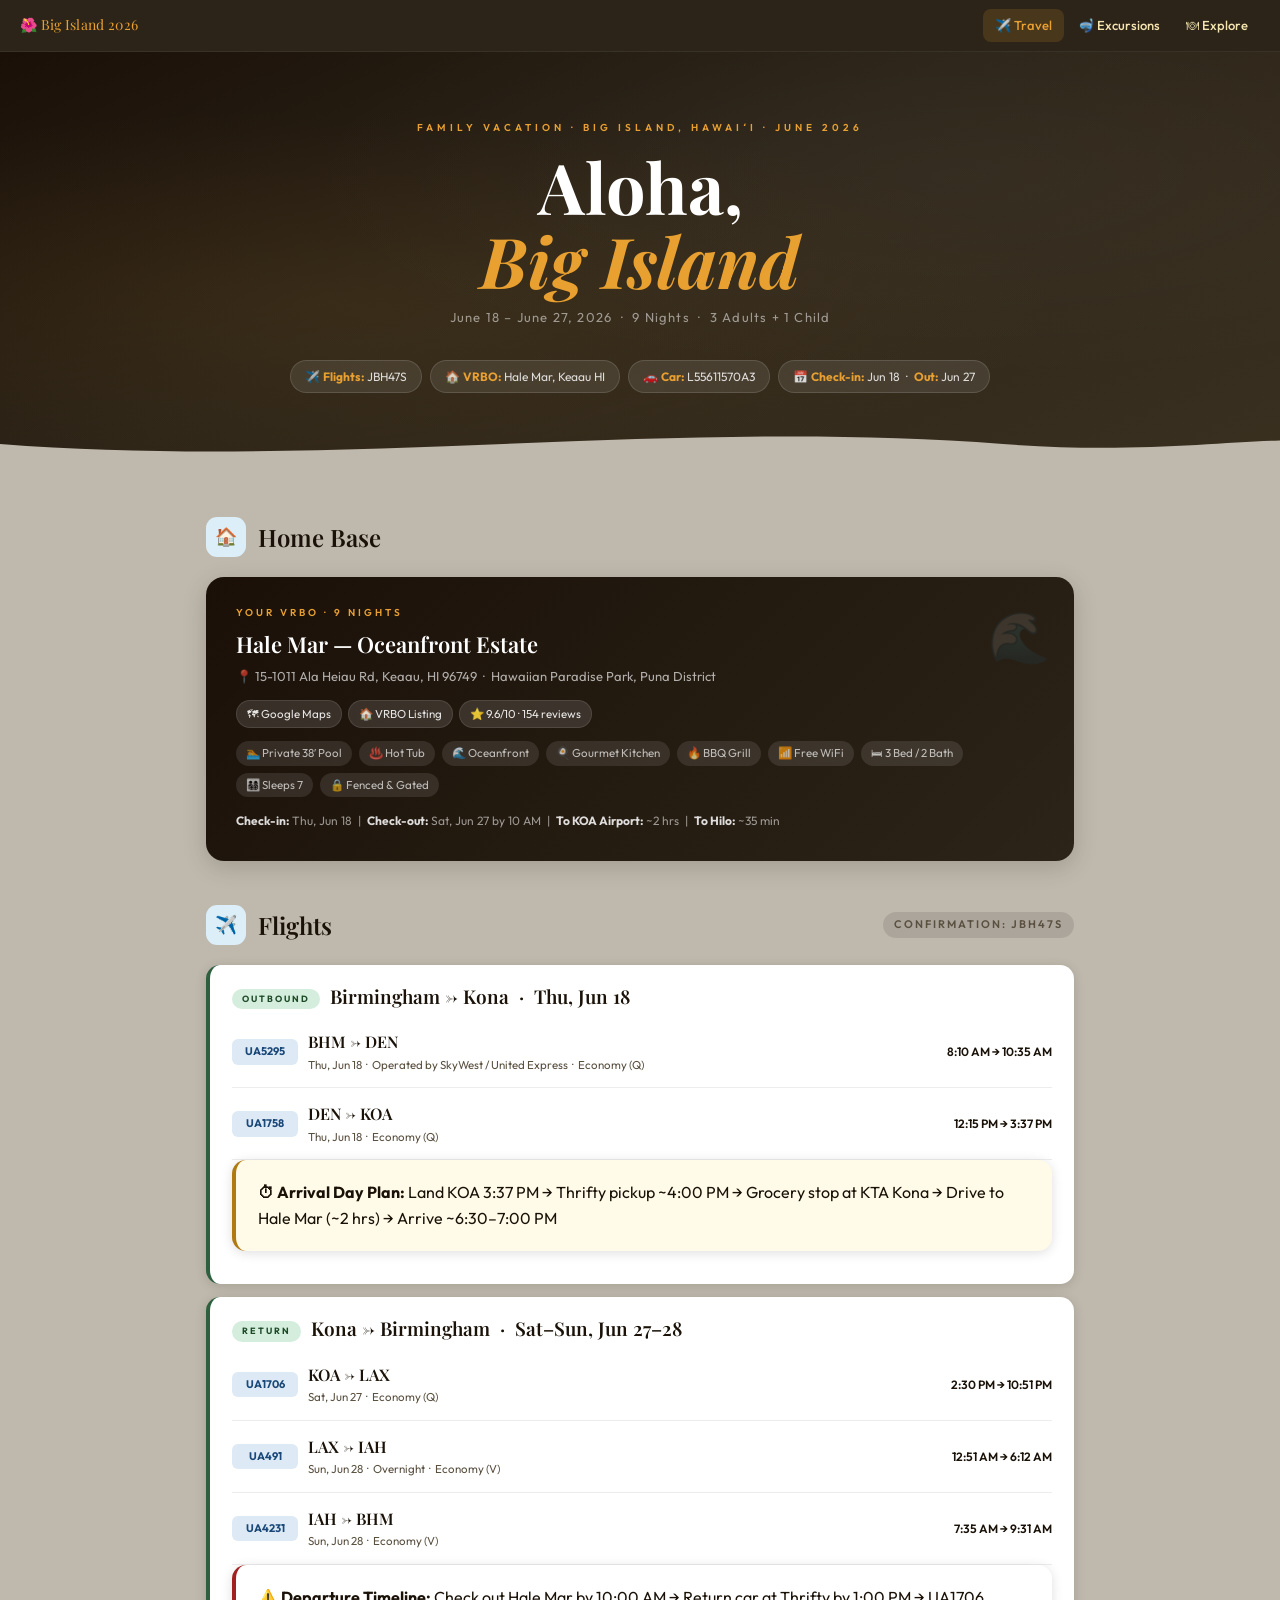
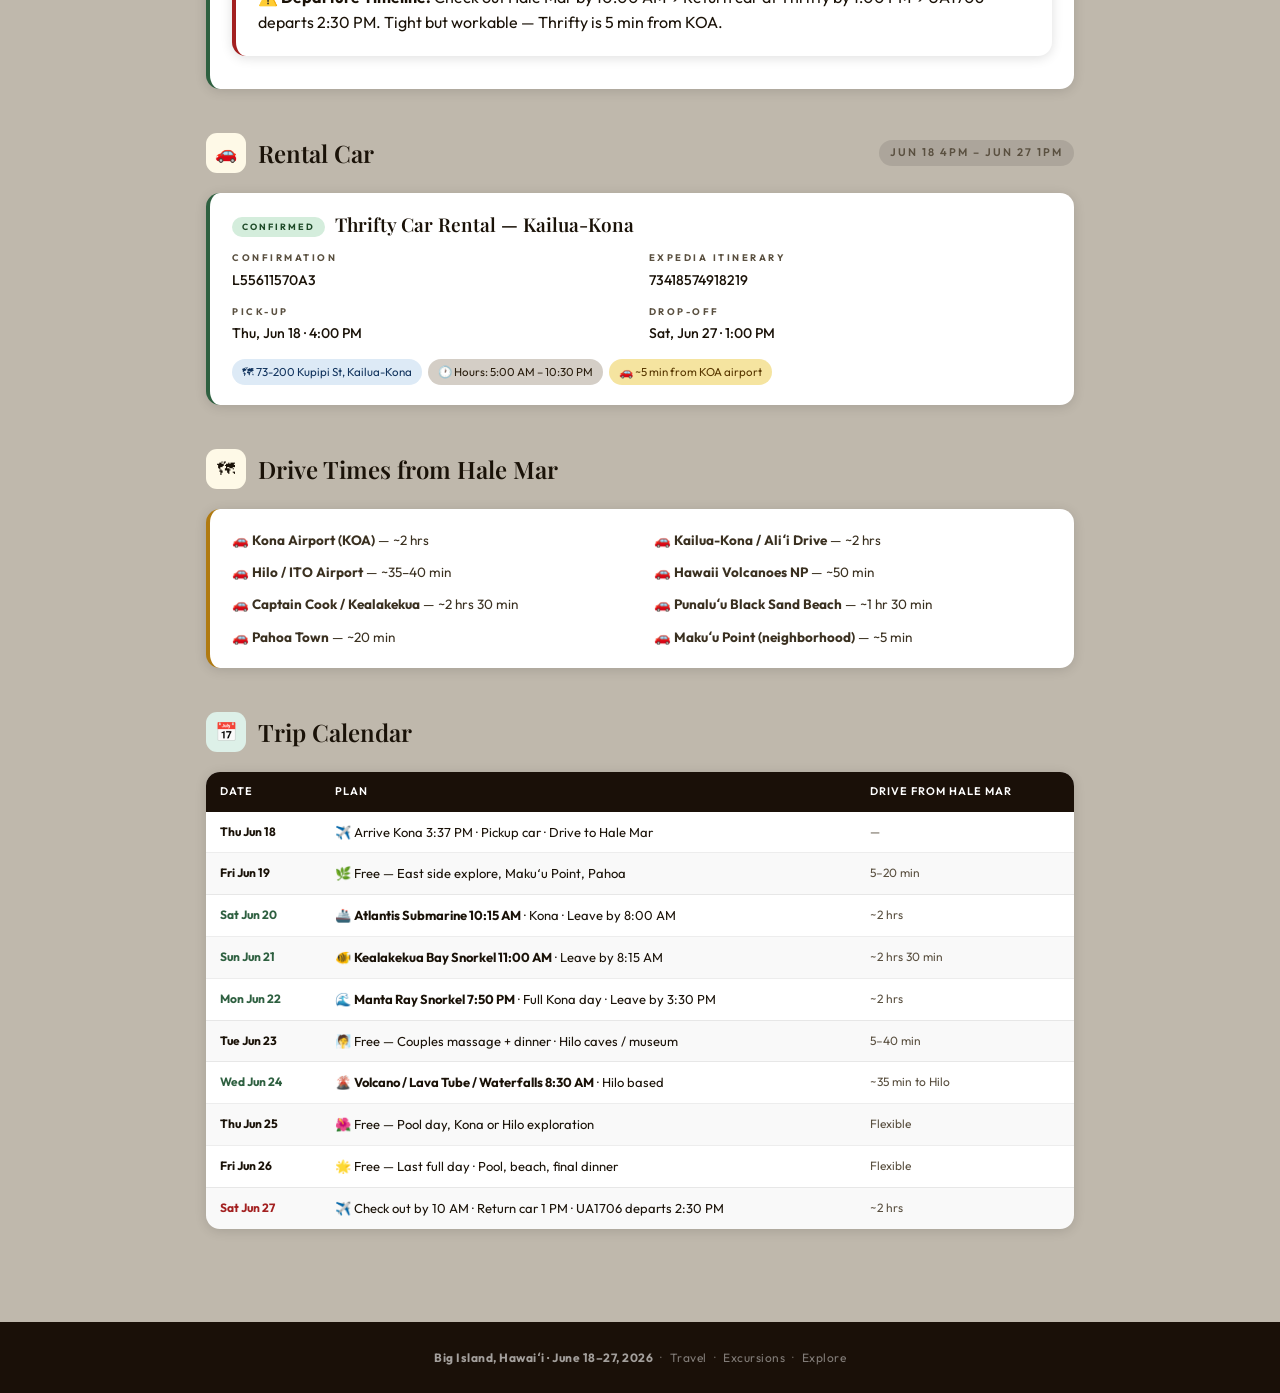
<file: index.html>
<!DOCTYPE html>
<html lang="en">
<head>
<meta charset="UTF-8">
<meta name="viewport" content="width=device-width, initial-scale=1.0">
<title>Travel Info — Big Island Hawaii 2026</title>
<link rel="stylesheet" href="shared.css">
</head>
<body>

<nav class="site-nav">
  <div class="nav-brand">🌺 <span>Big Island 2026</span></div>
  <div class="nav-links">
    <a class="nav-link active" href="index.html">✈️ Travel</a>
    <a class="nav-link" href="excursions.html">🤿 Excursions</a>
    <a class="nav-link" href="suggestions.html">🍽 Explore</a>
  </div>
</nav>

<div class="hero">
  <div class="hero-eyebrow">Family Vacation · Big Island, Hawaiʻi · June 2026</div>
  <h1>Aloha,<br><em>Big Island</em></h1>
  <div class="hero-sub">June 18 – June 27, 2026 &nbsp;·&nbsp; 9 Nights &nbsp;·&nbsp; 3 Adults + 1 Child</div>
  <div class="hero-pills">
    <div class="hero-pill">✈️ <strong>Flights:</strong> JBH47S</div>
    <div class="hero-pill">🏠 <strong>VRBO:</strong> Hale Mar, Keaau HI</div>
    <div class="hero-pill">🚗 <strong>Car:</strong> L55611570A3</div>
    <div class="hero-pill">📅 <strong>Check-in:</strong> Jun 18 &nbsp;·&nbsp; <strong>Out:</strong> Jun 27</div>
  </div>
  <svg class="hero-wave" viewBox="0 0 1440 56" preserveAspectRatio="none" xmlns="http://www.w3.org/2000/svg">
    <path d="M0,28 C360,56 720,0 1080,28 C1260,42 1380,14 1440,28 L1440,56 L0,56 Z" fill="#bfb8ac"/>
  </svg>
</div>

<div class="page-body">

  <!-- ============ HOME BASE ============ -->
  <div class="section-head fade">
    <div class="section-icon" style="background:#dceef8;">🏠</div>
    <h2>Home Base</h2>
  </div>

  <div class="homebase-card fade">
    <div class="hb-label">Your VRBO · 9 Nights</div>
    <h3>Hale Mar — Oceanfront Estate</h3>
    <div class="hb-addr">📍 15-1011 Ala Heiau Rd, Keaau, HI 96749 &nbsp;·&nbsp; Hawaiian Paradise Park, Puna District</div>
    <div class="chips">
      <a class="chip map" href="https://www.google.com/maps/search/?api=1&query=15-1011+Ala+Heiau+Rd+Keaau+HI+96749" target="_blank">🗺 Google Maps</a>
      <a class="chip book" href="https://www.vrbo.com/3098002" target="_blank">🏠 VRBO Listing</a>
      <span class="chip">⭐ 9.6/10 · 154 reviews</span>
    </div>
    <div class="amenities">
      <span class="amenity">🏊 Private 38′ Pool</span>
      <span class="amenity">♨️ Hot Tub</span>
      <span class="amenity">🌊 Oceanfront</span>
      <span class="amenity">🍳 Gourmet Kitchen</span>
      <span class="amenity">🔥 BBQ Grill</span>
      <span class="amenity">📶 Free WiFi</span>
      <span class="amenity">🛏 3 Bed / 2 Bath</span>
      <span class="amenity">👨‍👩‍👧‍👦 Sleeps 7</span>
      <span class="amenity">🔒 Fenced & Gated</span>
    </div>
    <div class="hb-meta">
      <strong>Check-in:</strong> Thu, Jun 18 &nbsp;|&nbsp;
      <strong>Check-out:</strong> Sat, Jun 27 by 10 AM &nbsp;|&nbsp;
      <strong>To KOA Airport:</strong> ~2 hrs &nbsp;|&nbsp;
      <strong>To Hilo:</strong> ~35 min
    </div>
  </div>

  <!-- ============ OUTBOUND FLIGHTS ============ -->
  <div class="section-head fade">
    <div class="section-icon" style="background:#dceef8;">✈️</div>
    <h2>Flights</h2>
    <span class="section-date">Confirmation: JBH47S</span>
  </div>

  <div class="card confirmed fade">
    <div class="card-top">
      <span class="badge badge-confirmed">Outbound</span>
      <div class="card-title">Birmingham → Kona &nbsp;·&nbsp; Thu, Jun 18</div>
    </div>
    <div class="flight-row">
      <div class="flight-no">UA5295</div>
      <div class="flight-info">
        <div class="flight-route">BHM → DEN</div>
        <div class="flight-detail">Thu, Jun 18 &nbsp;·&nbsp; Operated by SkyWest / United Express &nbsp;·&nbsp; Economy (Q)</div>
      </div>
      <div class="flight-time">8:10 AM → 10:35 AM</div>
    </div>
    <div class="flight-row">
      <div class="flight-no">UA1758</div>
      <div class="flight-info">
        <div class="flight-route">DEN → KOA</div>
        <div class="flight-detail">Thu, Jun 18 &nbsp;·&nbsp; Economy (Q)</div>
      </div>
      <div class="flight-time">12:15 PM → 3:37 PM</div>
    </div>
    <div class="card tip" >
      <strong>⏱ Arrival Day Plan:</strong> Land KOA 3:37 PM → Thrifty pickup ~4:00 PM → Grocery stop at KTA Kona → Drive to Hale Mar (~2 hrs) → Arrive ~6:30–7:00 PM
    </div>
  </div>

  <div class="card confirmed fade">
    <div class="card-top">
      <span class="badge badge-confirmed">Return</span>
      <div class="card-title">Kona → Birmingham &nbsp;·&nbsp; Sat–Sun, Jun 27–28</div>
    </div>
    <div class="flight-row">
      <div class="flight-no">UA1706</div>
      <div class="flight-info">
        <div class="flight-route">KOA → LAX</div>
        <div class="flight-detail">Sat, Jun 27 &nbsp;·&nbsp; Economy (Q)</div>
      </div>
      <div class="flight-time">2:30 PM → 10:51 PM</div>
    </div>
    <div class="flight-row">
      <div class="flight-no">UA491</div>
      <div class="flight-info">
        <div class="flight-route">LAX → IAH</div>
        <div class="flight-detail">Sun, Jun 28 &nbsp;·&nbsp; Overnight &nbsp;·&nbsp; Economy (V)</div>
      </div>
      <div class="flight-time">12:51 AM → 6:12 AM</div>
    </div>
    <div class="flight-row">
      <div class="flight-no">UA4231</div>
      <div class="flight-info">
        <div class="flight-route">IAH → BHM</div>
        <div class="flight-detail">Sun, Jun 28 &nbsp;·&nbsp; Economy (V)</div>
      </div>
      <div class="flight-time">7:35 AM → 9:31 AM</div>
    </div>
    <div class="card alert" >
      <strong>⚠️ Departure Timeline:</strong> Check out Hale Mar by 10:00 AM → Return car at Thrifty by 1:00 PM → UA1706 departs 2:30 PM. Tight but workable — Thrifty is 5 min from KOA.
    </div>
  </div>

  <!-- ============ RENTAL CAR ============ -->
  <div class="section-head fade">
    <div class="section-icon" style="background:#fef9e7;">🚗</div>
    <h2>Rental Car</h2>
    <span class="section-date">Jun 18 4PM – Jun 27 1PM</span>
  </div>

  <div class="card confirmed fade">
    <div class="card-top">
      <span class="badge badge-confirmed">Confirmed</span>
      <div class="card-title">Thrifty Car Rental — Kailua-Kona</div>
    </div>
    <div class="rental-grid">
      <div class="rental-item"><label>Confirmation</label><p>L55611570A3</p></div>
      <div class="rental-item"><label>Expedia Itinerary</label><p>73418574918219</p></div>
      <div class="rental-item"><label>Pick-Up</label><p>Thu, Jun 18 · 4:00 PM</p></div>
      <div class="rental-item"><label>Drop-Off</label><p>Sat, Jun 27 · 1:00 PM</p></div>
    </div>
    <div class="chips" style="margin-top:14px;">
      <a class="chip map" href="https://www.google.com/maps/search/?api=1&query=73-200+Kupipi+Street+Kailua-Kona+HI+96740" target="_blank">🗺 73-200 Kupipi St, Kailua-Kona</a>
      <span class="chip">🕐 Hours: 5:00 AM – 10:30 PM</span>
      <span class="chip drive">🚗 ~5 min from KOA airport</span>
    </div>
  </div>

  <!-- ============ DRIVE TIMES REFERENCE ============ -->
  <div class="section-head fade">
    <div class="section-icon" style="background:#fef9e7;">🗺</div>
    <h2>Drive Times from Hale Mar</h2>
  </div>

  <div class="card fade" style="border-left-color: #b07a10;">
    <div class="card-body" style="display:grid; grid-template-columns:1fr 1fr; gap:10px 24px;">
      <div>🚗 <strong>Kona Airport (KOA)</strong> — ~2 hrs</div>
      <div>🚗 <strong>Kailua-Kona / Aliʻi Drive</strong> — ~2 hrs</div>
      <div>🚗 <strong>Hilo / ITO Airport</strong> — ~35–40 min</div>
      <div>🚗 <strong>Hawaii Volcanoes NP</strong> — ~50 min</div>
      <div>🚗 <strong>Captain Cook / Kealakekua</strong> — ~2 hrs 30 min</div>
      <div>🚗 <strong>Punaluʻu Black Sand Beach</strong> — ~1 hr 30 min</div>
      <div>🚗 <strong>Pahoa Town</strong> — ~20 min</div>
      <div>🚗 <strong>Makuʻu Point (neighborhood)</strong> — ~5 min</div>
    </div>
  </div>

  <!-- ============ TRIP OVERVIEW CALENDAR ============ -->
  <div class="section-head fade">
    <div class="section-icon" style="background:#ddf0e8;">📅</div>
    <h2>Trip Calendar</h2>
  </div>

  <div class="cal-wrap fade">
    <table class="cal-table">
      <thead>
        <tr>
          <th>Date</th>
          <th>Plan</th>
          <th>Drive from Hale Mar</th>
        </tr>
      </thead>
      <tbody>
        <tr>
          <td class="cal-date">Thu Jun 18</td>
          <td>✈️ Arrive Kona 3:37 PM · Pickup car · Drive to Hale Mar</td>
          <td class="cal-drive">—</td>
        </tr>
        <tr>
          <td class="cal-date">Fri Jun 19</td>
          <td>🌿 Free — East side explore, Makuʻu Point, Pahoa</td>
          <td class="cal-drive">5–20 min</td>
        </tr>
        <tr>
          <td class="cal-date excursion">Sat Jun 20</td>
          <td>🚢 <strong>Atlantis Submarine 10:15 AM</strong> · Kona · Leave by 8:00 AM</td>
          <td class="cal-drive">~2 hrs</td>
        </tr>
        <tr>
          <td class="cal-date excursion">Sun Jun 21</td>
          <td>🐠 <strong>Kealakekua Bay Snorkel 11:00 AM</strong> · Leave by 8:15 AM</td>
          <td class="cal-drive">~2 hrs 30 min</td>
        </tr>
        <tr>
          <td class="cal-date excursion">Mon Jun 22</td>
          <td>🌊 <strong>Manta Ray Snorkel 7:50 PM</strong> · Full Kona day · Leave by 3:30 PM</td>
          <td class="cal-drive">~2 hrs</td>
        </tr>
        <tr>
          <td class="cal-date">Tue Jun 23</td>
          <td>🧖 Free — Couples massage + dinner · Hilo caves / museum</td>
          <td class="cal-drive">5–40 min</td>
        </tr>
        <tr>
          <td class="cal-date excursion">Wed Jun 24</td>
          <td>🌋 <strong>Volcano / Lava Tube / Waterfalls 8:30 AM</strong> · Hilo based</td>
          <td class="cal-drive">~35 min to Hilo</td>
        </tr>
        <tr>
          <td class="cal-date">Thu Jun 25</td>
          <td>🌺 Free — Pool day, Kona or Hilo exploration</td>
          <td class="cal-drive">Flexible</td>
        </tr>
        <tr>
          <td class="cal-date">Fri Jun 26</td>
          <td>🌟 Free — Last full day · Pool, beach, final dinner</td>
          <td class="cal-drive">Flexible</td>
        </tr>
        <tr>
          <td class="cal-date depart">Sat Jun 27</td>
          <td>✈️ Check out by 10 AM · Return car 1 PM · UA1706 departs 2:30 PM</td>
          <td class="cal-drive">~2 hrs</td>
        </tr>
      </tbody>
    </table>
  </div>

</div><!-- /page-body -->

<footer class="site-footer">
  <strong>Big Island, Hawaiʻi · June 18–27, 2026</strong> &nbsp;·&nbsp;
  <a href="index.html">Travel</a> &nbsp;·&nbsp;
  <a href="excursions.html">Excursions</a> &nbsp;·&nbsp;
  <a href="suggestions.html">Explore</a>
</footer>

<script>
  const obs = new IntersectionObserver(e => e.forEach(x => x.isIntersecting && x.target.classList.add('visible')), {threshold:0.08});
  document.querySelectorAll('.fade').forEach(el => obs.observe(el));
</script>
</body>
</html>
</file>
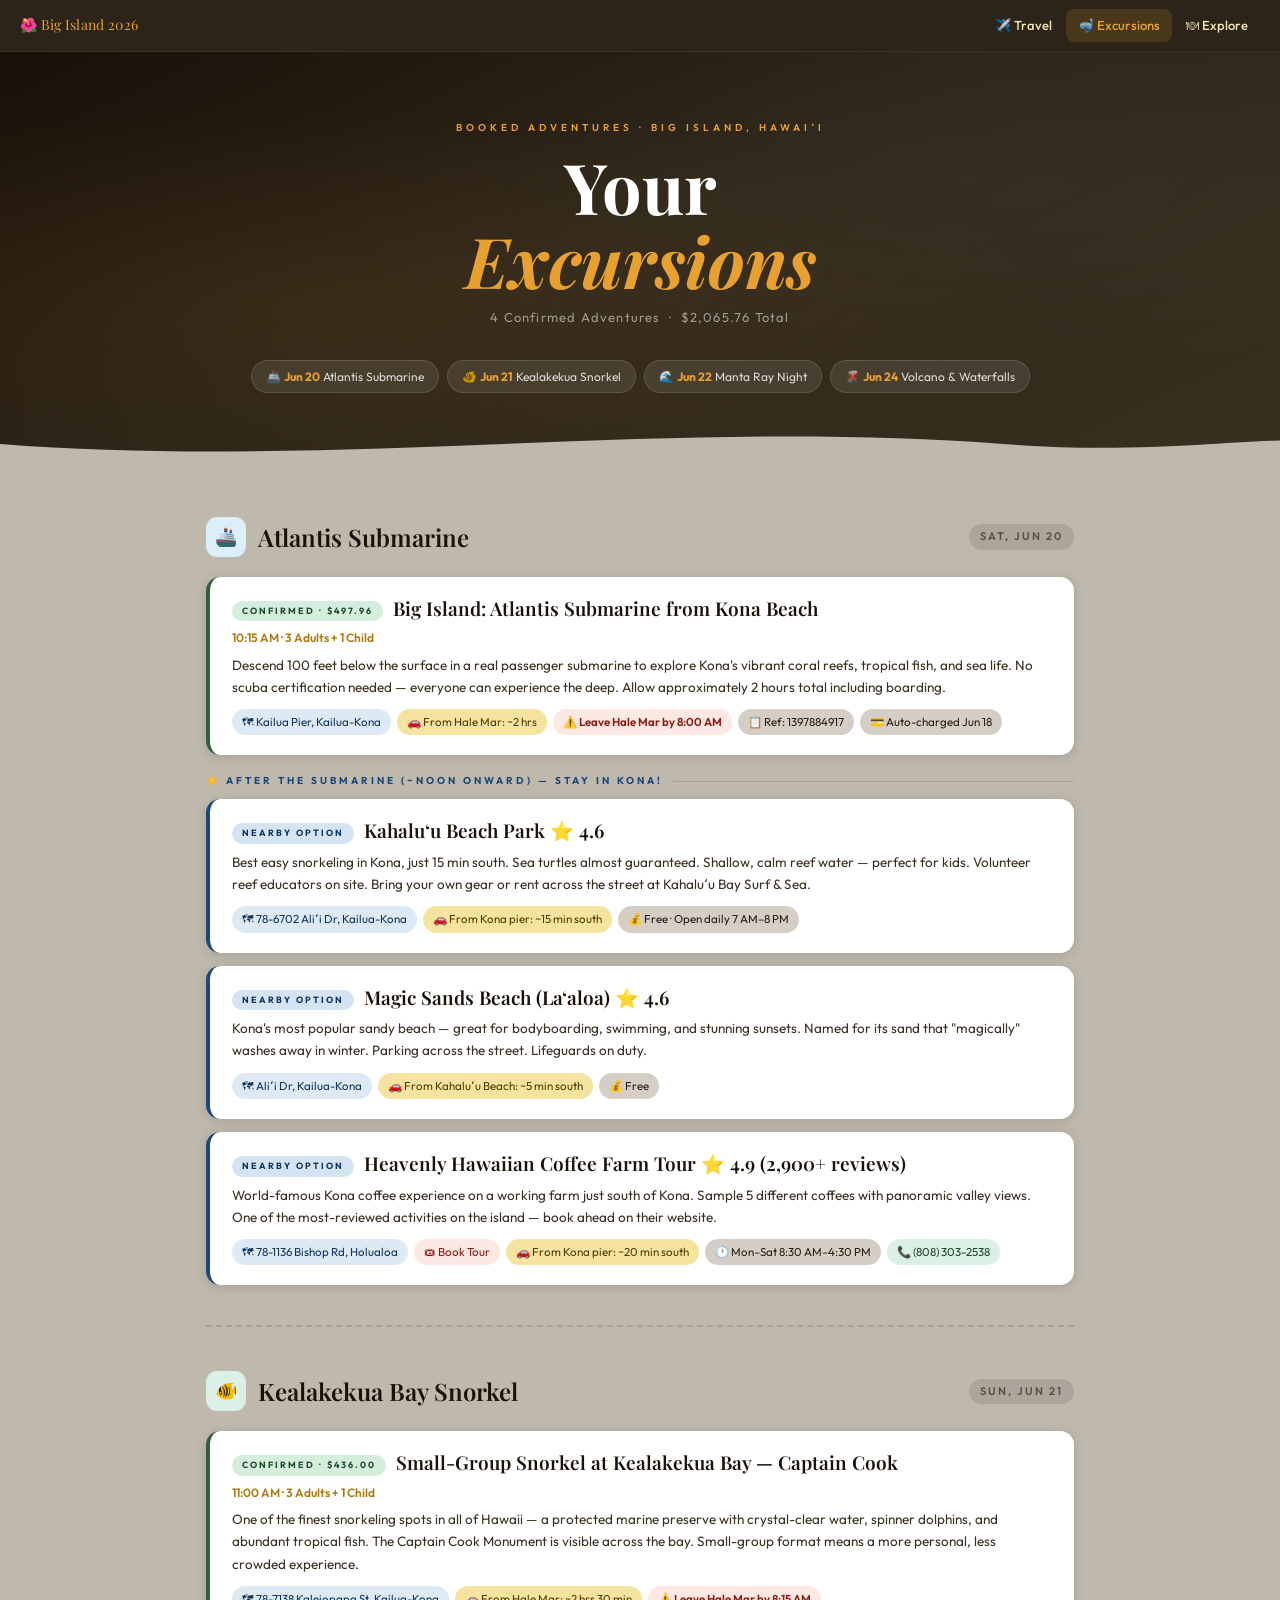
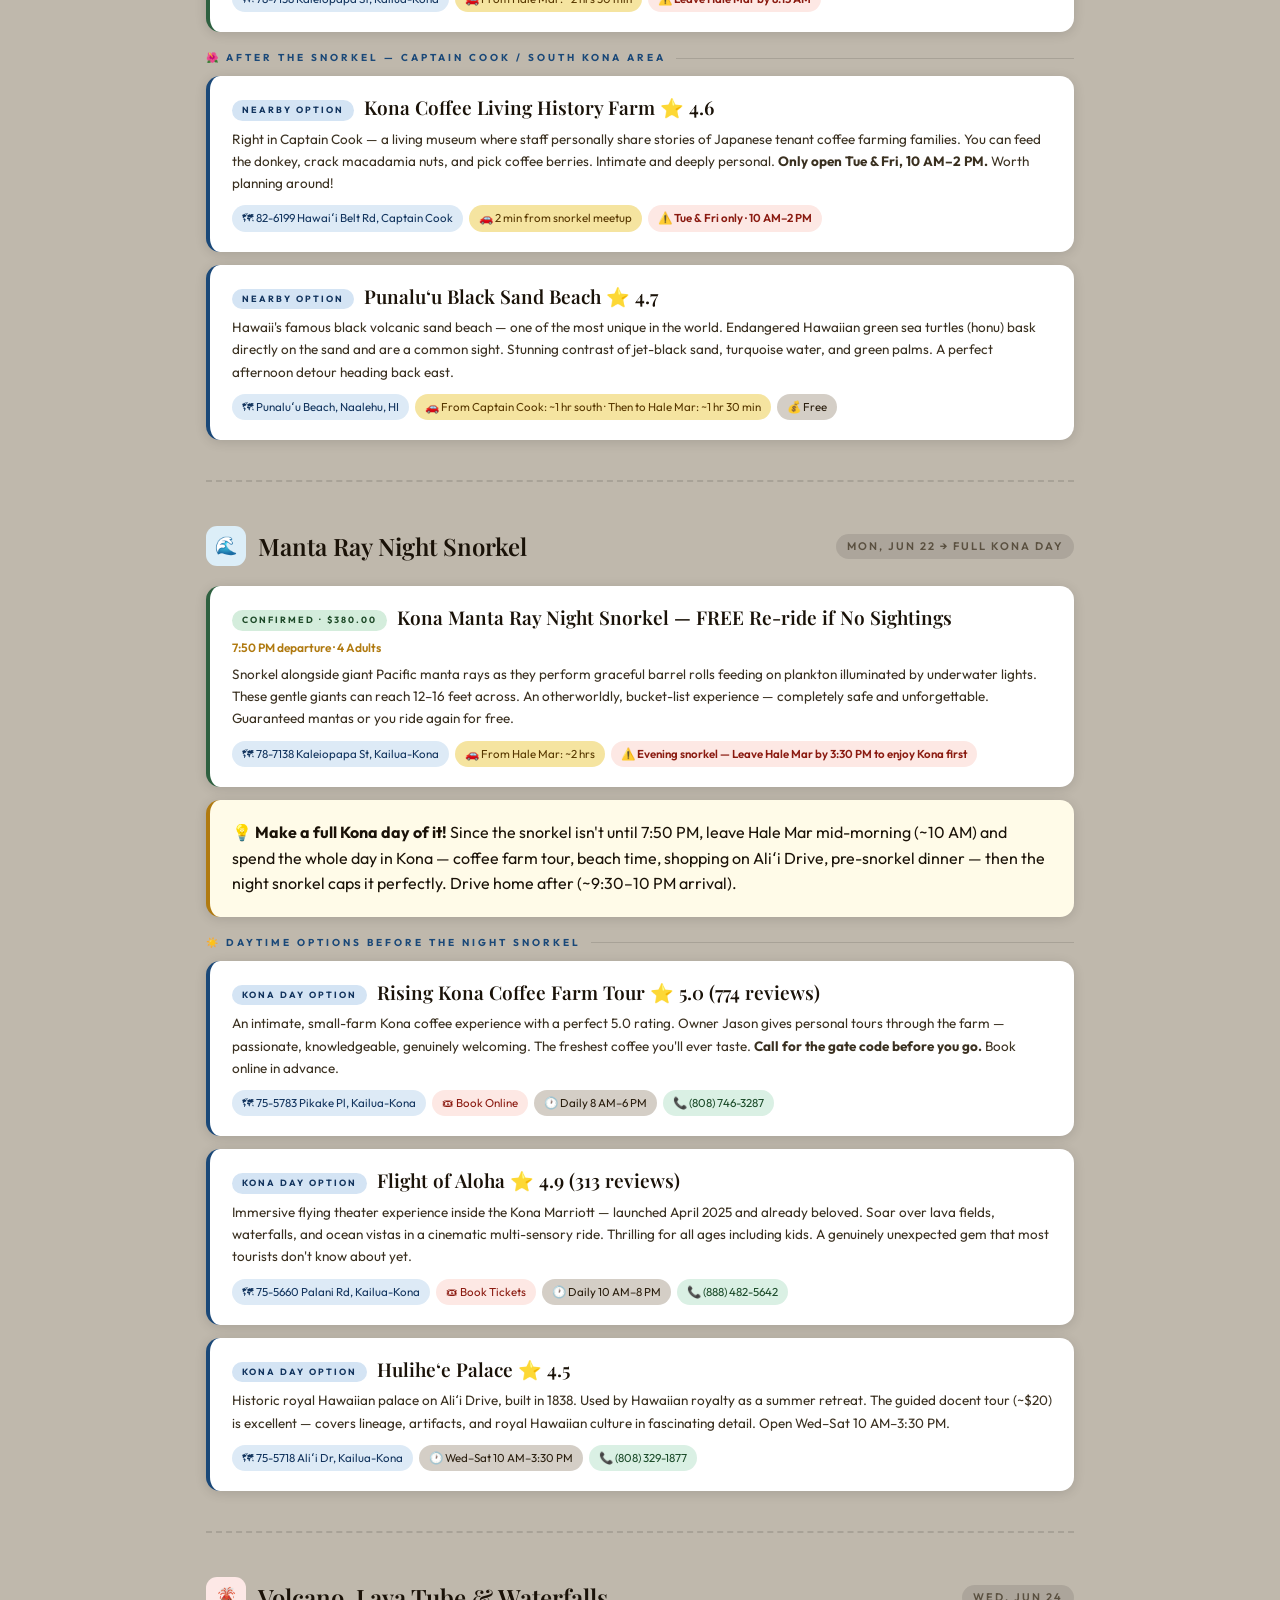
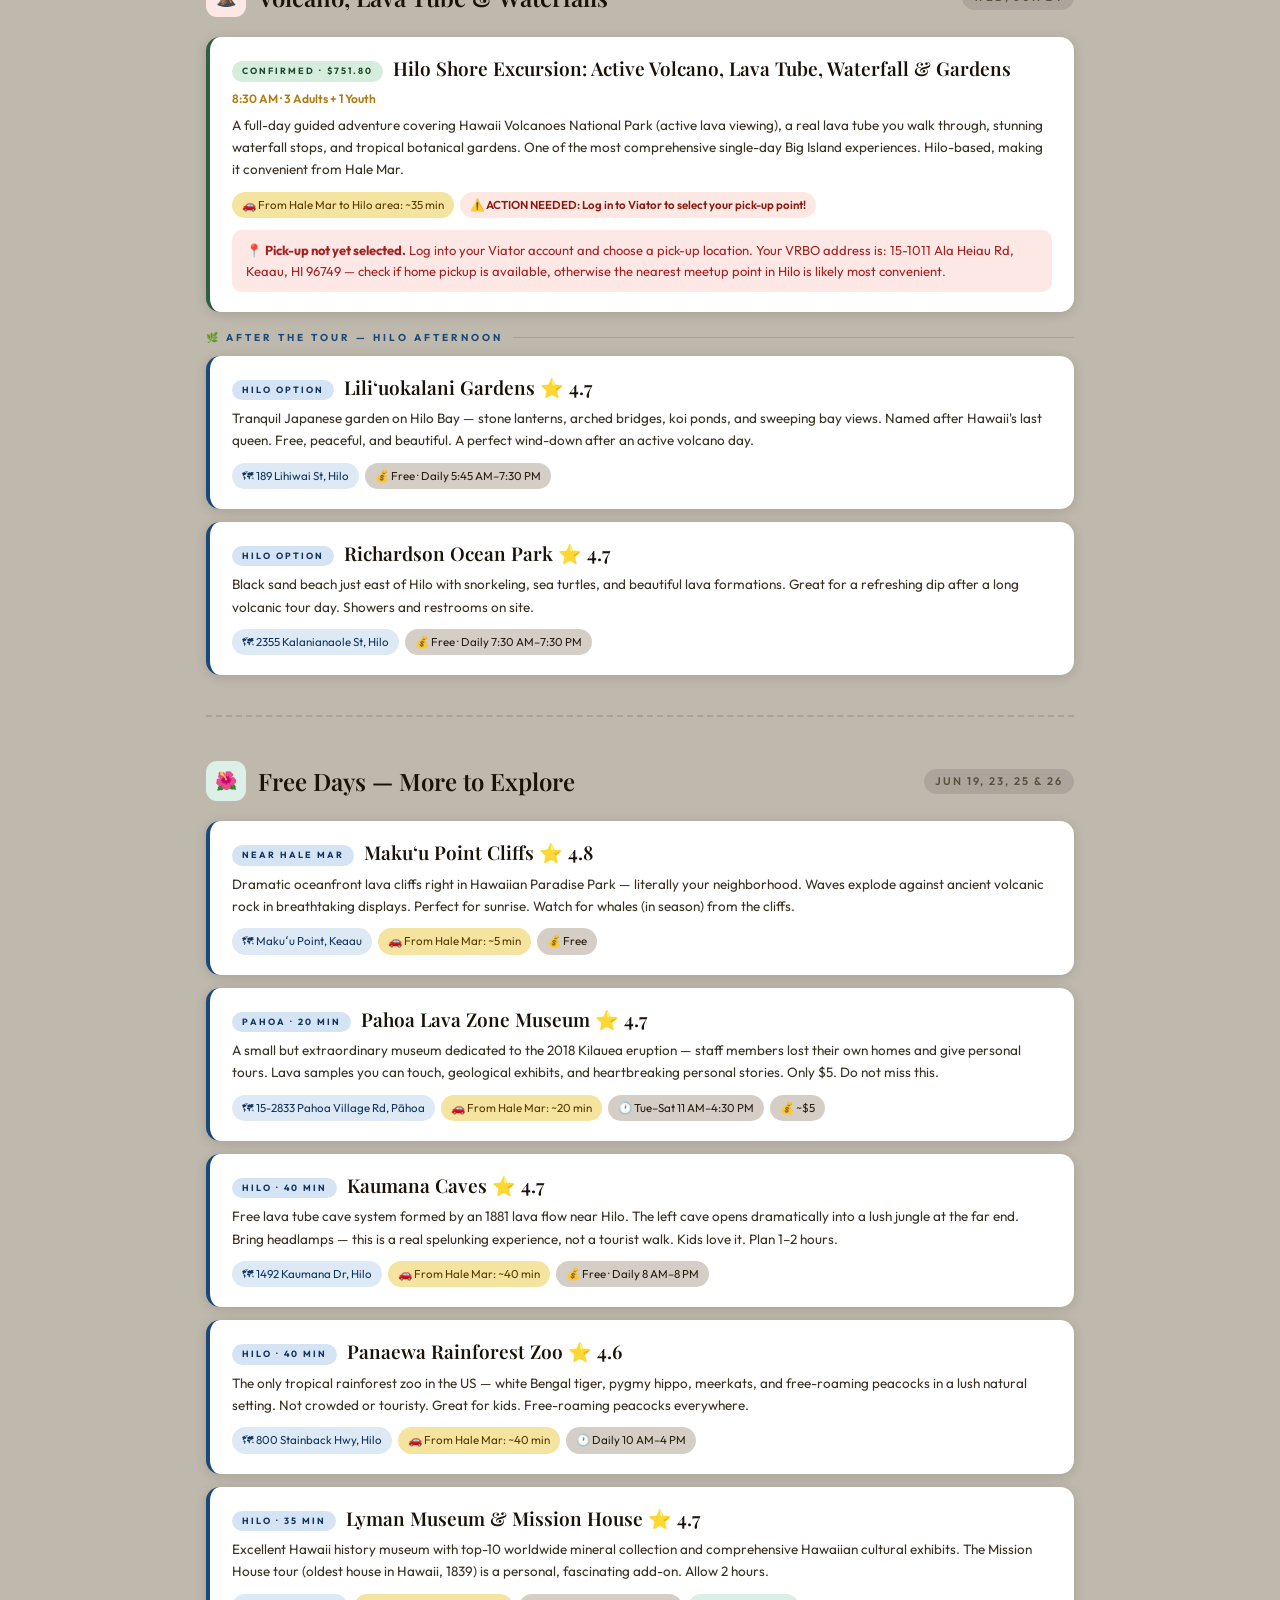
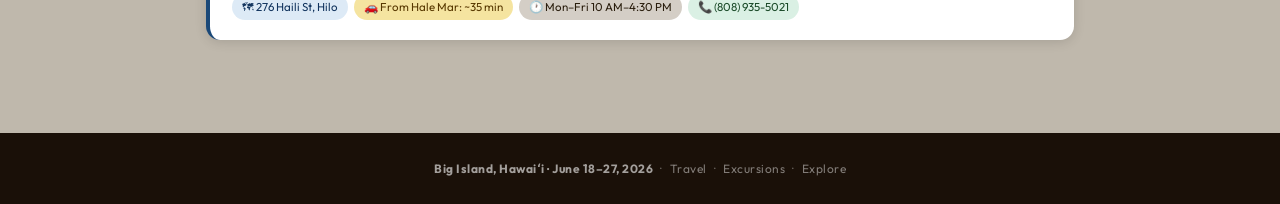
<file: excursions.html>
<!DOCTYPE html>
<html lang="en">
<head>
<meta charset="UTF-8">
<meta name="viewport" content="width=device-width, initial-scale=1.0">
<title>Excursions — Big Island Hawaii 2026</title>
<link rel="stylesheet" href="shared.css">
</head>
<body>

<nav class="site-nav">
  <div class="nav-brand">🌺 <span>Big Island 2026</span></div>
  <div class="nav-links">
    <a class="nav-link" href="index.html">✈️ Travel</a>
    <a class="nav-link active" href="excursions.html">🤿 Excursions</a>
    <a class="nav-link" href="suggestions.html">🍽 Explore</a>
  </div>
</nav>

<div class="hero">
  <div class="hero-eyebrow">Booked Adventures · Big Island, Hawaiʻi</div>
  <h1>Your<br><em>Excursions</em></h1>
  <div class="hero-sub">4 Confirmed Adventures &nbsp;·&nbsp; $2,065.76 Total</div>
  <div class="hero-pills">
    <div class="hero-pill">🚢 <strong>Jun 20</strong> Atlantis Submarine</div>
    <div class="hero-pill">🐠 <strong>Jun 21</strong> Kealakekua Snorkel</div>
    <div class="hero-pill">🌊 <strong>Jun 22</strong> Manta Ray Night</div>
    <div class="hero-pill">🌋 <strong>Jun 24</strong> Volcano & Waterfalls</div>
  </div>
  <svg class="hero-wave" viewBox="0 0 1440 56" preserveAspectRatio="none" xmlns="http://www.w3.org/2000/svg">
    <path d="M0,28 C360,56 720,0 1080,28 C1260,42 1380,14 1440,28 L1440,56 L0,56 Z" fill="#bfb8ac"/>
  </svg>
</div>

<div class="page-body">

  <!-- ========== SATURDAY JUN 20 ========== -->
  <div class="section-head fade">
    <div class="section-icon" style="background:#dceef8;">🚢</div>
    <h2>Atlantis Submarine</h2>
    <span class="section-date">Sat, Jun 20</span>
  </div>

  <div class="card confirmed fade">
    <div class="card-top">
      <span class="badge badge-confirmed">Confirmed · $497.96</span>
      <div class="card-title">Big Island: Atlantis Submarine from Kona Beach</div>
    </div>
    <div class="card-time">10:15 AM · 3 Adults + 1 Child</div>
    <div class="card-body">Descend 100 feet below the surface in a real passenger submarine to explore Kona's vibrant coral reefs, tropical fish, and sea life. No scuba certification needed — everyone can experience the deep. Allow approximately 2 hours total including boarding.</div>
    <div class="chips">
      <a class="chip map" href="https://www.google.com/maps/search/?api=1&query=Kailua+Pier+Kailua-Kona+Hawaii" target="_blank">🗺 Kailua Pier, Kailua-Kona</a>
      <span class="chip drive">🚗 From Hale Mar: ~2 hrs</span>
      <span class="chip warn">⚠️ Leave Hale Mar by 8:00 AM</span>
      <span class="chip">📋 Ref: 1397884917</span>
      <span class="chip">💳 Auto-charged Jun 18</span>
    </div>
  </div>

  <div class="options-label fade">☀️ After the Submarine (~noon onward) — Stay in Kona!</div>

  <div class="card option fade">
    <div class="card-top">
      <span class="badge badge-option">Nearby Option</span>
      <div class="card-title"><a href="https://www.google.com/maps/search/?api=1&query=Kahaluu+Beach+Park+78-6702+Alii+Dr+Kailua-Kona+HI" target="_blank">Kahaluʻu Beach Park</a> ⭐ 4.6</div>
    </div>
    <div class="card-body">Best easy snorkeling in Kona, just 15 min south. Sea turtles almost guaranteed. Shallow, calm reef water — perfect for kids. Volunteer reef educators on site. Bring your own gear or rent across the street at Kahaluʻu Bay Surf & Sea.</div>
    <div class="chips">
      <a class="chip map" href="https://www.google.com/maps/search/?api=1&query=78-6702+Alii+Dr+Kailua-Kona+HI+96740" target="_blank">🗺 78-6702 Aliʻi Dr, Kailua-Kona</a>
      <span class="chip drive">🚗 From Kona pier: ~15 min south</span>
      <span class="chip">💰 Free · Open daily 7 AM–8 PM</span>
    </div>
  </div>

  <div class="card option fade">
    <div class="card-top">
      <span class="badge badge-option">Nearby Option</span>
      <div class="card-title"><a href="https://www.google.com/maps/search/?api=1&query=77-6452+Alii+Dr+Kailua-Kona+HI+96740" target="_blank">Magic Sands Beach (Laʻaloa)</a> ⭐ 4.6</div>
    </div>
    <div class="card-body">Kona's most popular sandy beach — great for bodyboarding, swimming, and stunning sunsets. Named for its sand that "magically" washes away in winter. Parking across the street. Lifeguards on duty.</div>
    <div class="chips">
      <a class="chip map" href="https://www.google.com/maps/search/?api=1&query=Magic+Sands+Beach+Kailua-Kona+Hawaii" target="_blank">🗺 Aliʻi Dr, Kailua-Kona</a>
      <span class="chip drive">🚗 From Kahaluʻu Beach: ~5 min south</span>
      <span class="chip">💰 Free</span>
    </div>
  </div>

  <div class="card option fade">
    <div class="card-top">
      <span class="badge badge-option">Nearby Option</span>
      <div class="card-title"><a href="https://www.heavenlyhawaiian.com" target="_blank">Heavenly Hawaiian Coffee Farm Tour</a> ⭐ 4.9 (2,900+ reviews)</div>
    </div>
    <div class="card-body">World-famous Kona coffee experience on a working farm just south of Kona. Sample 5 different coffees with panoramic valley views. One of the most-reviewed activities on the island — book ahead on their website.</div>
    <div class="chips">
      <a class="chip map" href="https://www.google.com/maps/search/?api=1&query=78-1136+Bishop+Rd+Holualoa+HI+96725" target="_blank">🗺 78-1136 Bishop Rd, Holualoa</a>
      <a class="chip book" href="https://www.heavenlyhawaiian.com/tours" target="_blank">🎟 Book Tour</a>
      <span class="chip drive">🚗 From Kona pier: ~20 min south</span>
      <span class="chip">🕐 Mon–Sat 8:30 AM–4:30 PM</span>
      <span class="chip phone">📞 (808) 303-2538</span>
    </div>
  </div>

  <hr class="divider">

  <!-- ========== SUNDAY JUN 21 ========== -->
  <div class="section-head fade">
    <div class="section-icon" style="background:#ddf0e8;">🐠</div>
    <h2>Kealakekua Bay Snorkel</h2>
    <span class="section-date">Sun, Jun 21</span>
  </div>

  <div class="card confirmed fade">
    <div class="card-top">
      <span class="badge badge-confirmed">Confirmed · $436.00</span>
      <div class="card-title">Small-Group Snorkel at Kealakekua Bay — Captain Cook</div>
    </div>
    <div class="card-time">11:00 AM · 3 Adults + 1 Child</div>
    <div class="card-body">One of the finest snorkeling spots in all of Hawaii — a protected marine preserve with crystal-clear water, spinner dolphins, and abundant tropical fish. The Captain Cook Monument is visible across the bay. Small-group format means a more personal, less crowded experience.</div>
    <div class="chips">
      <a class="chip map" href="https://www.google.com/maps/search/?api=1&query=78-7138+Kaleiopapa+St+Kailua-Kona+HI+96740" target="_blank">🗺 78-7138 Kaleiopapa St, Kailua-Kona</a>
      <span class="chip drive">🚗 From Hale Mar: ~2 hrs 30 min</span>
      <span class="chip warn">⚠️ Leave Hale Mar by 8:15 AM</span>
    </div>
  </div>

  <div class="options-label fade">🌺 After the Snorkel — Captain Cook / South Kona Area</div>

  <div class="card option fade">
    <div class="card-top">
      <span class="badge badge-option">Nearby Option</span>
      <div class="card-title"><a href="https://www.google.com/maps/search/?api=1&query=82-6199+Hawaii+Belt+Rd+Captain+Cook+HI+96704" target="_blank">Kona Coffee Living History Farm</a> ⭐ 4.6</div>
    </div>
    <div class="card-body">Right in Captain Cook — a living museum where staff personally share stories of Japanese tenant coffee farming families. You can feed the donkey, crack macadamia nuts, and pick coffee berries. Intimate and deeply personal. <strong>Only open Tue & Fri, 10 AM–2 PM.</strong> Worth planning around!</div>
    <div class="chips">
      <a class="chip map" href="https://www.google.com/maps/search/?api=1&query=82-6199+Hawaii+Belt+Rd+Captain+Cook+HI+96704" target="_blank">🗺 82-6199 Hawaiʻi Belt Rd, Captain Cook</a>
      <span class="chip drive">🚗 2 min from snorkel meetup</span>
      <span class="chip warn">⚠️ Tue & Fri only · 10 AM–2 PM</span>
    </div>
  </div>

  <div class="card option fade">
    <div class="card-top">
      <span class="badge badge-option">Nearby Option</span>
      <div class="card-title"><a href="https://www.google.com/maps/search/?api=1&query=Punaluu+Black+Sand+Beach+Hawaii" target="_blank">Punaluʻu Black Sand Beach</a> ⭐ 4.7</div>
    </div>
    <div class="card-body">Hawaii's famous black volcanic sand beach — one of the most unique in the world. Endangered Hawaiian green sea turtles (honu) bask directly on the sand and are a common sight. Stunning contrast of jet-black sand, turquoise water, and green palms. A perfect afternoon detour heading back east.</div>
    <div class="chips">
      <a class="chip map" href="https://www.google.com/maps/search/?api=1&query=Punaluu+Black+Sand+Beach+Hawaii" target="_blank">🗺 Punaluʻu Beach, Naalehu, HI</a>
      <span class="chip drive">🚗 From Captain Cook: ~1 hr south · Then to Hale Mar: ~1 hr 30 min</span>
      <span class="chip">💰 Free</span>
    </div>
  </div>

  <hr class="divider">

  <!-- ========== MONDAY JUN 22 ========== -->
  <div class="section-head fade">
    <div class="section-icon" style="background:#dceef8;">🌊</div>
    <h2>Manta Ray Night Snorkel</h2>
    <span class="section-date">Mon, Jun 22 → Full Kona Day</span>
  </div>

  <div class="card confirmed fade">
    <div class="card-top">
      <span class="badge badge-confirmed">Confirmed · $380.00</span>
      <div class="card-title">Kona Manta Ray Night Snorkel — FREE Re-ride if No Sightings</div>
    </div>
    <div class="card-time">7:50 PM departure · 4 Adults</div>
    <div class="card-body">Snorkel alongside giant Pacific manta rays as they perform graceful barrel rolls feeding on plankton illuminated by underwater lights. These gentle giants can reach 12–16 feet across. An otherworldly, bucket-list experience — completely safe and unforgettable. Guaranteed mantas or you ride again for free.</div>
    <div class="chips">
      <a class="chip map" href="https://www.google.com/maps/search/?api=1&query=78-7138+Kaleiopapa+St+Kailua-Kona+HI+96740" target="_blank">🗺 78-7138 Kaleiopapa St, Kailua-Kona</a>
      <span class="chip drive">🚗 From Hale Mar: ~2 hrs</span>
      <span class="chip warn">⚠️ Evening snorkel — Leave Hale Mar by 3:30 PM to enjoy Kona first</span>
    </div>
  </div>

  <div class="card tip fade">
    <strong>💡 Make a full Kona day of it!</strong> Since the snorkel isn't until 7:50 PM, leave Hale Mar mid-morning (~10 AM) and spend the whole day in Kona — coffee farm tour, beach time, shopping on Aliʻi Drive, pre-snorkel dinner — then the night snorkel caps it perfectly. Drive home after (~9:30–10 PM arrival).
  </div>

  <div class="options-label fade">☀️ Daytime Options Before the Night Snorkel</div>

  <div class="card option fade">
    <div class="card-top">
      <span class="badge badge-option">Kona Day Option</span>
      <div class="card-title"><a href="https://www.risingkonacoffee.com" target="_blank">Rising Kona Coffee Farm Tour</a> ⭐ 5.0 (774 reviews)</div>
    </div>
    <div class="card-body">An intimate, small-farm Kona coffee experience with a perfect 5.0 rating. Owner Jason gives personal tours through the farm — passionate, knowledgeable, genuinely welcoming. The freshest coffee you'll ever taste. <strong>Call for the gate code before you go.</strong> Book online in advance.</div>
    <div class="chips">
      <a class="chip map" href="https://www.google.com/maps/search/?api=1&query=75-5783+Pikake+Pl+Kailua-Kona+HI+96740" target="_blank">🗺 75-5783 Pikake Pl, Kailua-Kona</a>
      <a class="chip book" href="https://www.risingkonacoffee.com" target="_blank">🎟 Book Online</a>
      <span class="chip">🕐 Daily 8 AM–6 PM</span>
      <span class="chip phone">📞 (808) 746-3287</span>
    </div>
  </div>

  <div class="card option fade">
    <div class="card-top">
      <span class="badge badge-option">Kona Day Option</span>
      <div class="card-title"><a href="https://www.flightofaloha.com" target="_blank">Flight of Aloha</a> ⭐ 4.9 (313 reviews)</div>
    </div>
    <div class="card-body">Immersive flying theater experience inside the Kona Marriott — launched April 2025 and already beloved. Soar over lava fields, waterfalls, and ocean vistas in a cinematic multi-sensory ride. Thrilling for all ages including kids. A genuinely unexpected gem that most tourists don't know about yet.</div>
    <div class="chips">
      <a class="chip map" href="https://www.google.com/maps/search/?api=1&query=75-5660+Palani+Rd+Kailua-Kona+HI+96740" target="_blank">🗺 75-5660 Palani Rd, Kailua-Kona</a>
      <a class="chip book" href="https://www.flightofaloha.com" target="_blank">🎟 Book Tickets</a>
      <span class="chip">🕐 Daily 10 AM–8 PM</span>
      <span class="chip phone">📞 (888) 482-5642</span>
    </div>
  </div>

  <div class="card option fade">
    <div class="card-top">
      <span class="badge badge-option">Kona Day Option</span>
      <div class="card-title"><a href="https://www.google.com/maps/search/?api=1&query=Hulihe%27e+Palace+75-5718+Alii+Dr+Kailua-Kona+HI" target="_blank">Huliheʻe Palace</a> ⭐ 4.5</div>
    </div>
    <div class="card-body">Historic royal Hawaiian palace on Aliʻi Drive, built in 1838. Used by Hawaiian royalty as a summer retreat. The guided docent tour (~$20) is excellent — covers lineage, artifacts, and royal Hawaiian culture in fascinating detail. Open Wed–Sat 10 AM–3:30 PM.</div>
    <div class="chips">
      <a class="chip map" href="https://www.google.com/maps/search/?api=1&query=75-5718+Alii+Dr+Kailua-Kona+HI+96740" target="_blank">🗺 75-5718 Aliʻi Dr, Kailua-Kona</a>
      <span class="chip">🕐 Wed–Sat 10 AM–3:30 PM</span>
      <span class="chip phone">📞 (808) 329-1877</span>
    </div>
  </div>

  <hr class="divider">

  <!-- ========== WEDNESDAY JUN 24 ========== -->
  <div class="section-head fade">
    <div class="section-icon" style="background:#fde8e6;">🌋</div>
    <h2>Volcano, Lava Tube & Waterfalls</h2>
    <span class="section-date">Wed, Jun 24</span>
  </div>

  <div class="card confirmed fade">
    <div class="card-top">
      <span class="badge badge-confirmed">Confirmed · $751.80</span>
      <div class="card-title">Hilo Shore Excursion: Active Volcano, Lava Tube, Waterfall & Gardens</div>
    </div>
    <div class="card-time">8:30 AM · 3 Adults + 1 Youth</div>
    <div class="card-body">A full-day guided adventure covering Hawaii Volcanoes National Park (active lava viewing), a real lava tube you walk through, stunning waterfall stops, and tropical botanical gardens. One of the most comprehensive single-day Big Island experiences. Hilo-based, making it convenient from Hale Mar.</div>
    <div class="chips">
      <span class="chip drive">🚗 From Hale Mar to Hilo area: ~35 min</span>
      <span class="chip warn">⚠️ ACTION NEEDED: Log in to Viator to select your pick-up point!</span>
    </div>
    <div style="margin-top:12px; padding:10px 14px; background:#fde8e6; border-radius:10px; font-size:13px; color:#a32020;">
      📍 <strong>Pick-up not yet selected.</strong> Log into your Viator account and choose a pick-up location. Your VRBO address is: 15-1011 Ala Heiau Rd, Keaau, HI 96749 — check if home pickup is available, otherwise the nearest meetup point in Hilo is likely most convenient.
    </div>
  </div>

  <div class="options-label fade">🌿 After the Tour — Hilo Afternoon</div>

  <div class="card option fade">
    <div class="card-top">
      <span class="badge badge-option">Hilo Option</span>
      <div class="card-title"><a href="https://www.google.com/maps/search/?api=1&query=189+Lihiwai+St+Hilo+HI+96720" target="_blank">Liliʻuokalani Gardens</a> ⭐ 4.7</div>
    </div>
    <div class="card-body">Tranquil Japanese garden on Hilo Bay — stone lanterns, arched bridges, koi ponds, and sweeping bay views. Named after Hawaii's last queen. Free, peaceful, and beautiful. A perfect wind-down after an active volcano day.</div>
    <div class="chips">
      <a class="chip map" href="https://www.google.com/maps/search/?api=1&query=189+Lihiwai+St+Hilo+HI+96720" target="_blank">🗺 189 Lihiwai St, Hilo</a>
      <span class="chip">💰 Free · Daily 5:45 AM–7:30 PM</span>
    </div>
  </div>

  <div class="card option fade">
    <div class="card-top">
      <span class="badge badge-option">Hilo Option</span>
      <div class="card-title"><a href="https://www.google.com/maps/search/?api=1&query=2355+Kalanianaole+St+Hilo+HI+96720" target="_blank">Richardson Ocean Park</a> ⭐ 4.7</div>
    </div>
    <div class="card-body">Black sand beach just east of Hilo with snorkeling, sea turtles, and beautiful lava formations. Great for a refreshing dip after a long volcanic tour day. Showers and restrooms on site.</div>
    <div class="chips">
      <a class="chip map" href="https://www.google.com/maps/search/?api=1&query=2355+Kalanianaole+St+Hilo+HI+96720" target="_blank">🗺 2355 Kalanianaole St, Hilo</a>
      <span class="chip">💰 Free · Daily 7:30 AM–7:30 PM</span>
    </div>
  </div>

  <hr class="divider">

  <!-- ========== FREE DAYS ========== -->
  <div class="section-head fade">
    <div class="section-icon" style="background:#ddf0e8;">🌺</div>
    <h2>Free Days — More to Explore</h2>
    <span class="section-date">Jun 19, 23, 25 & 26</span>
  </div>

  <div class="card option fade">
    <div class="card-top">
      <span class="badge badge-option">Near Hale Mar</span>
      <div class="card-title"><a href="https://www.google.com/maps/search/?api=1&query=Makuu+Point+Keaau+HI+96749" target="_blank">Makuʻu Point Cliffs</a> ⭐ 4.8</div>
    </div>
    <div class="card-body">Dramatic oceanfront lava cliffs right in Hawaiian Paradise Park — literally your neighborhood. Waves explode against ancient volcanic rock in breathtaking displays. Perfect for sunrise. Watch for whales (in season) from the cliffs.</div>
    <div class="chips">
      <a class="chip map" href="https://www.google.com/maps/search/?api=1&query=Makuu+Point+Keaau+HI+96749" target="_blank">🗺 Makuʻu Point, Keaau</a>
      <span class="chip drive">🚗 From Hale Mar: ~5 min</span>
      <span class="chip">💰 Free</span>
    </div>
  </div>

  <div class="card option fade">
    <div class="card-top">
      <span class="badge badge-option">Pahoa · 20 min</span>
      <div class="card-title"><a href="https://www.google.com/maps/search/?api=1&query=15-2833+Pahoa+Village+Rd+Pahoa+HI+96778" target="_blank">Pahoa Lava Zone Museum</a> ⭐ 4.7</div>
    </div>
    <div class="card-body">A small but extraordinary museum dedicated to the 2018 Kilauea eruption — staff members lost their own homes and give personal tours. Lava samples you can touch, geological exhibits, and heartbreaking personal stories. Only $5. Do not miss this.</div>
    <div class="chips">
      <a class="chip map" href="https://www.google.com/maps/search/?api=1&query=15-2833+Pahoa+Village+Rd+Pahoa+HI+96778" target="_blank">🗺 15-2833 Pahoa Village Rd, Pāhoa</a>
      <span class="chip drive">🚗 From Hale Mar: ~20 min</span>
      <span class="chip">🕐 Tue–Sat 11 AM–4:30 PM</span>
      <span class="chip">💰 ~$5</span>
    </div>
  </div>

  <div class="card option fade">
    <div class="card-top">
      <span class="badge badge-option">Hilo · 40 min</span>
      <div class="card-title"><a href="https://www.google.com/maps/search/?api=1&query=1492+Kaumana+Dr+Hilo+HI+96720" target="_blank">Kaumana Caves</a> ⭐ 4.7</div>
    </div>
    <div class="card-body">Free lava tube cave system formed by an 1881 lava flow near Hilo. The left cave opens dramatically into a lush jungle at the far end. Bring headlamps — this is a real spelunking experience, not a tourist walk. Kids love it. Plan 1–2 hours.</div>
    <div class="chips">
      <a class="chip map" href="https://www.google.com/maps/search/?api=1&query=1492+Kaumana+Dr+Hilo+HI+96720" target="_blank">🗺 1492 Kaumana Dr, Hilo</a>
      <span class="chip drive">🚗 From Hale Mar: ~40 min</span>
      <span class="chip">💰 Free · Daily 8 AM–8 PM</span>
    </div>
  </div>

  <div class="card option fade">
    <div class="card-top">
      <span class="badge badge-option">Hilo · 40 min</span>
      <div class="card-title"><a href="https://www.google.com/maps/search/?api=1&query=800+Stainback+Hwy+Hilo+HI+96720" target="_blank">Panaewa Rainforest Zoo</a> ⭐ 4.6</div>
    </div>
    <div class="card-body">The only tropical rainforest zoo in the US — white Bengal tiger, pygmy hippo, meerkats, and free-roaming peacocks in a lush natural setting. Not crowded or touristy. Great for kids. Free-roaming peacocks everywhere.</div>
    <div class="chips">
      <a class="chip map" href="https://www.google.com/maps/search/?api=1&query=800+Stainback+Hwy+Hilo+HI+96720" target="_blank">🗺 800 Stainback Hwy, Hilo</a>
      <span class="chip drive">🚗 From Hale Mar: ~40 min</span>
      <span class="chip">🕐 Daily 10 AM–4 PM</span>
    </div>
  </div>

  <div class="card option fade">
    <div class="card-top">
      <span class="badge badge-option">Hilo · 35 min</span>
      <div class="card-title"><a href="https://lymanmuseum.org" target="_blank">Lyman Museum & Mission House</a> ⭐ 4.7</div>
    </div>
    <div class="card-body">Excellent Hawaii history museum with top-10 worldwide mineral collection and comprehensive Hawaiian cultural exhibits. The Mission House tour (oldest house in Hawaii, 1839) is a personal, fascinating add-on. Allow 2 hours.</div>
    <div class="chips">
      <a class="chip map" href="https://www.google.com/maps/search/?api=1&query=276+Haili+St+Hilo+HI+96720" target="_blank">🗺 276 Haili St, Hilo</a>
      <span class="chip drive">🚗 From Hale Mar: ~35 min</span>
      <span class="chip">🕐 Mon–Fri 10 AM–4:30 PM</span>
      <span class="chip phone">📞 (808) 935-5021</span>
    </div>
  </div>

</div><!-- /page-body -->

<footer class="site-footer">
  <strong>Big Island, Hawaiʻi · June 18–27, 2026</strong> &nbsp;·&nbsp;
  <a href="index.html">Travel</a> &nbsp;·&nbsp;
  <a href="excursions.html">Excursions</a> &nbsp;·&nbsp;
  <a href="suggestions.html">Explore</a>
</footer>

<script>
  const obs = new IntersectionObserver(e => e.forEach(x => x.isIntersecting && x.target.classList.add('visible')), {threshold:0.08});
  document.querySelectorAll('.fade').forEach(el => obs.observe(el));
</script>
</body>
</html>
</file>
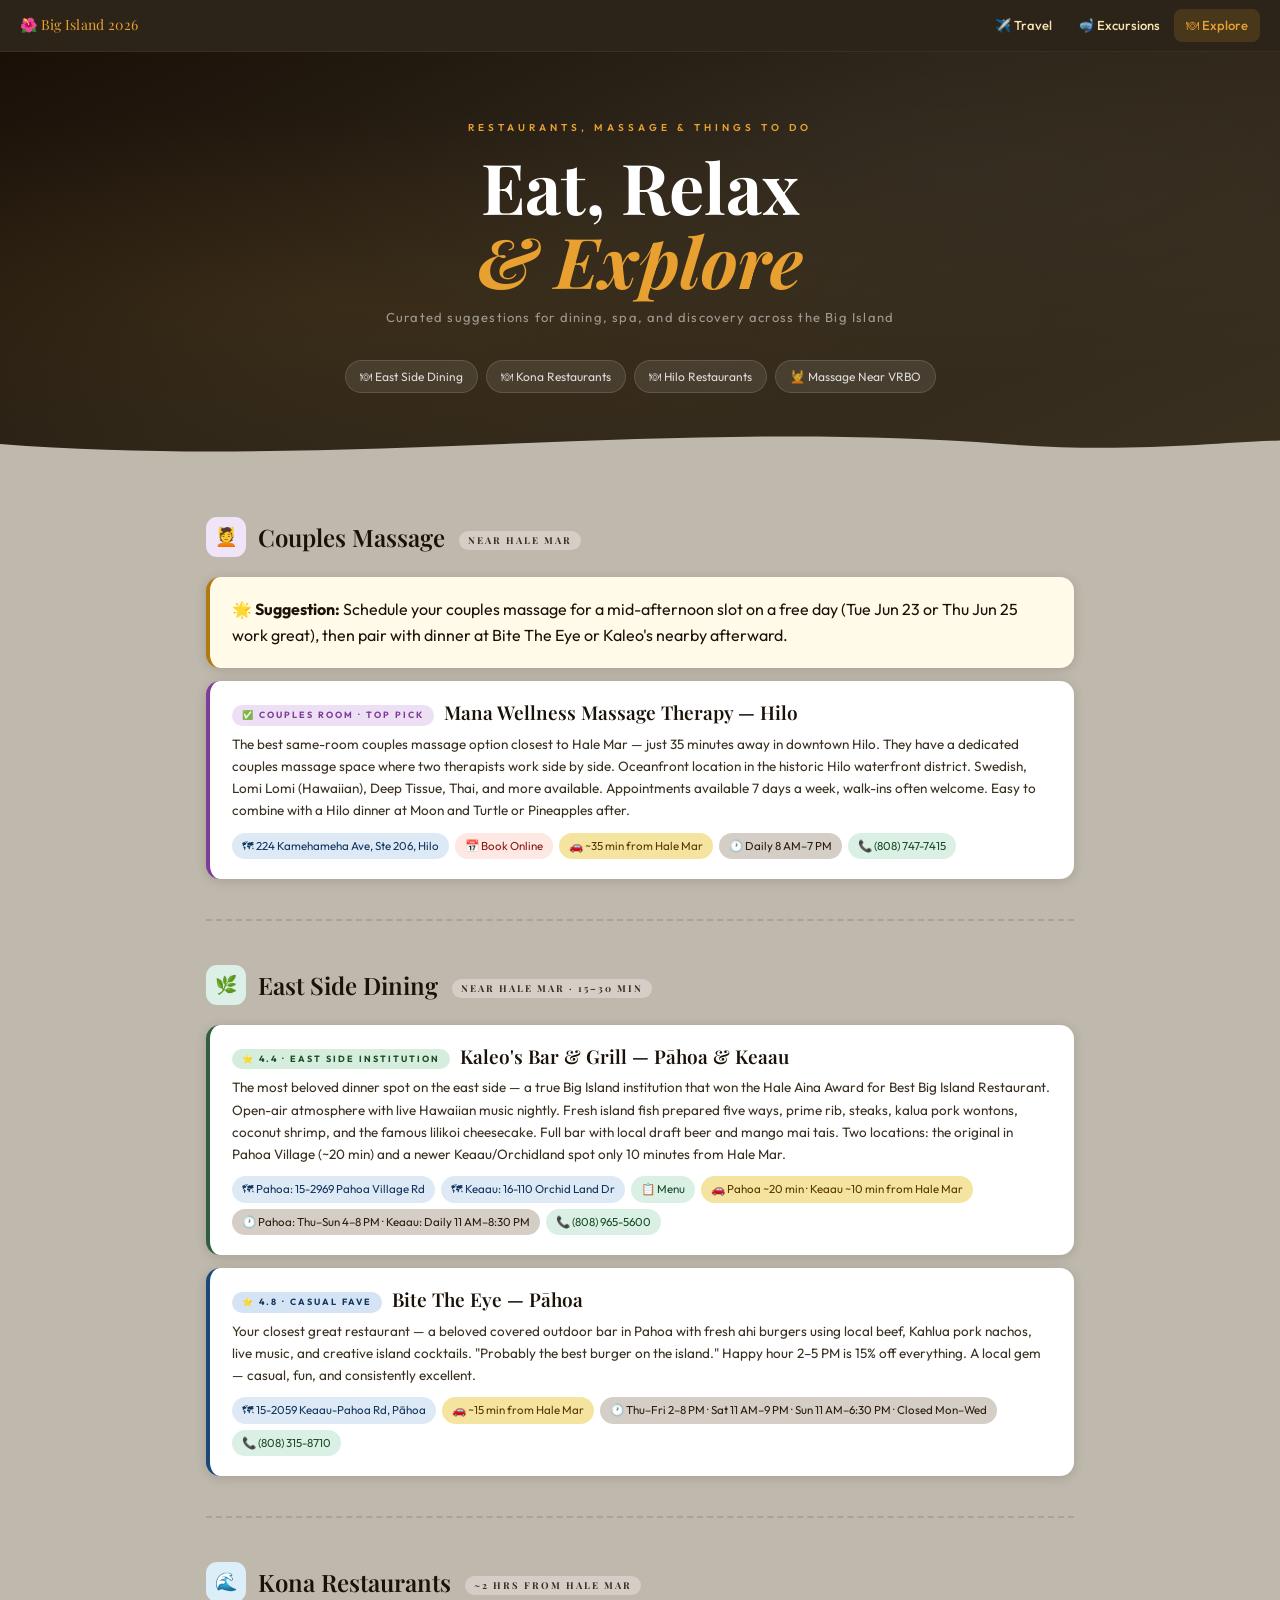
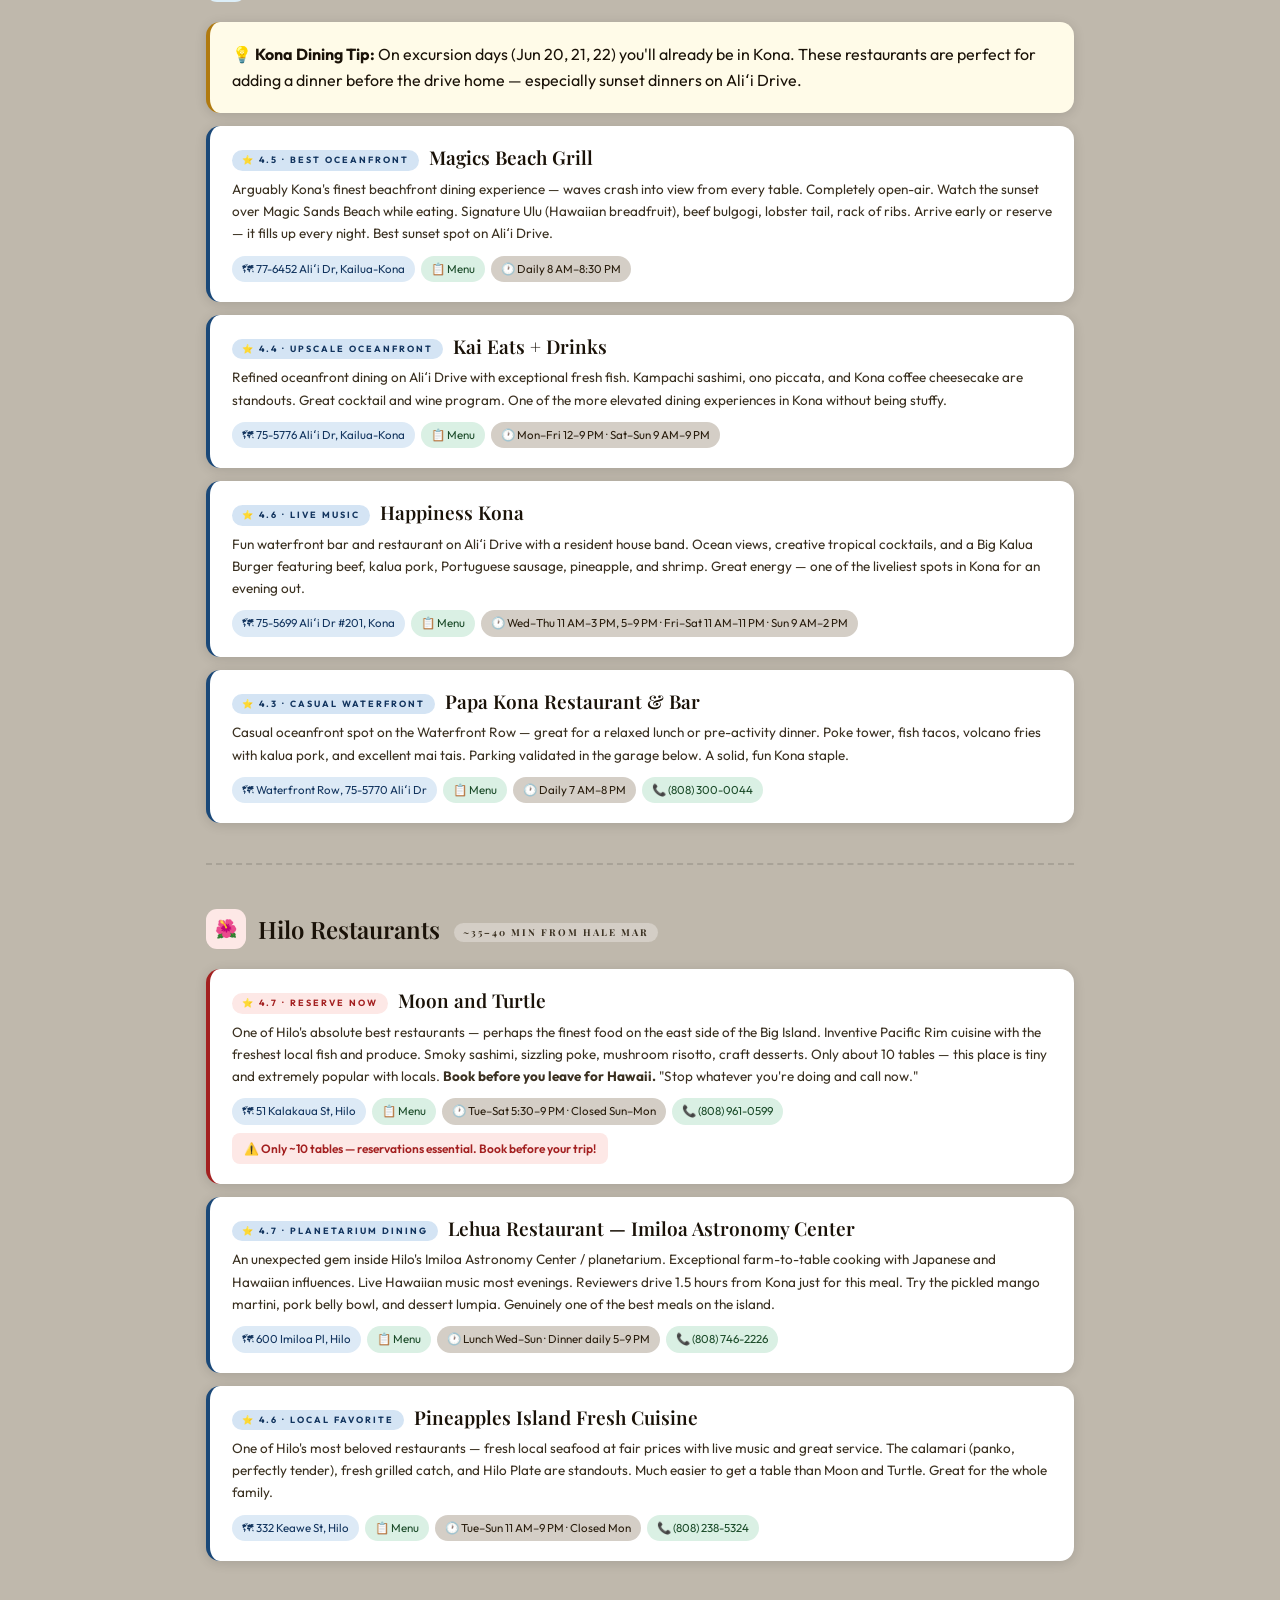
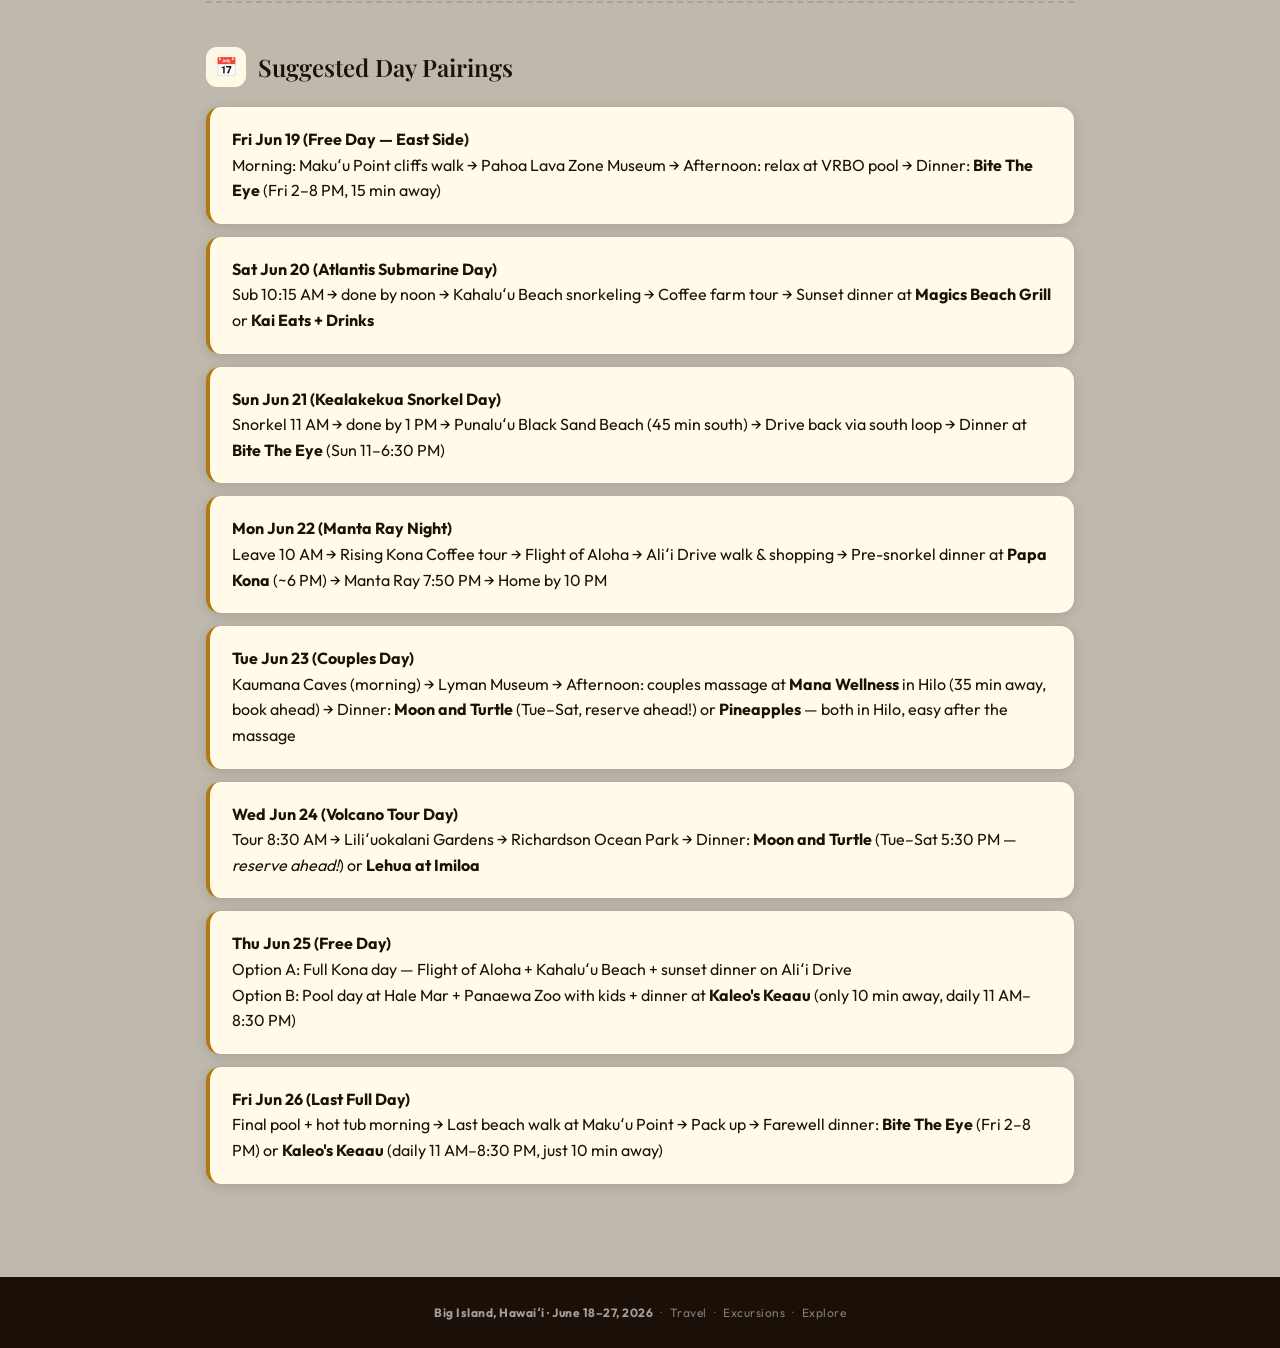
<file: suggestions.html>
<!DOCTYPE html>
<html lang="en">
<head>
<meta charset="UTF-8">
<meta name="viewport" content="width=device-width, initial-scale=1.0">
<title>Restaurants & Explore — Big Island Hawaii 2026</title>
<link rel="stylesheet" href="shared.css">
<style>
  .area-tag {
    display: inline-block;
    font-size: 9.5px; font-weight: 700; letter-spacing: 2px;
    text-transform: uppercase; padding: 2px 9px;
    border-radius: 20px; margin-left: 8px;
    vertical-align: middle;
    background: #d4cec6; color: #3a3020;
  }
  .stars { color: #b07a10; font-size: 12px; }
  .rest-note { 
    font-size: 12px; color: #a32020; font-weight: 600;
    background: #fde8e6; padding: 6px 12px; border-radius: 8px;
    display: inline-block; margin-top: 8px;
  }
</style>
</head>
<body>

<nav class="site-nav">
  <div class="nav-brand">🌺 <span>Big Island 2026</span></div>
  <div class="nav-links">
    <a class="nav-link" href="index.html">✈️ Travel</a>
    <a class="nav-link" href="excursions.html">🤿 Excursions</a>
    <a class="nav-link active" href="suggestions.html">🍽 Explore</a>
  </div>
</nav>

<div class="hero">
  <div class="hero-eyebrow">Restaurants, Massage & Things to Do</div>
  <h1>Eat, Relax<br><em>&amp; Explore</em></h1>
  <div class="hero-sub">Curated suggestions for dining, spa, and discovery across the Big Island</div>
  <div class="hero-pills">
    <div class="hero-pill">🍽 East Side Dining</div>
    <div class="hero-pill">🍽 Kona Restaurants</div>
    <div class="hero-pill">🍽 Hilo Restaurants</div>
    <div class="hero-pill">💆 Massage Near VRBO</div>
  </div>
  <svg class="hero-wave" viewBox="0 0 1440 56" preserveAspectRatio="none" xmlns="http://www.w3.org/2000/svg">
    <path d="M0,28 C360,56 720,0 1080,28 C1260,42 1380,14 1440,28 L1440,56 L0,56 Z" fill="#bfb8ac"/>
  </svg>
</div>

<div class="page-body">

  <!-- ============ COUPLES MASSAGE ============ -->
  <div class="section-head fade">
    <div class="section-icon" style="background:#f0e4f8;">💆</div>
    <h2>Couples Massage <span class="area-tag">Near Hale Mar</span></h2>
  </div>

  <div class="card tip fade">
    <strong>🌟 Suggestion:</strong> Schedule your couples massage for a mid-afternoon slot on a free day (Tue Jun 23 or Thu Jun 25 work great), then pair with dinner at Bite The Eye or Kaleo's nearby afterward.
  </div>

  <div class="card confirmed fade" style="border-left-color: #7d3c98;">
    <div class="card-top">
      <span class="badge" style="background:#ede0f5; color:#7d3c98;">✅ COUPLES ROOM · Top Pick</span>
      <div class="card-title"><a href="https://www.manawellness.org" target="_blank">Mana Wellness Massage Therapy</a> — Hilo</div>
    </div>
    <div class="card-body">The best same-room couples massage option closest to Hale Mar — just 35 minutes away in downtown Hilo. They have a dedicated couples massage space where two therapists work side by side. Oceanfront location in the historic Hilo waterfront district. Swedish, Lomi Lomi (Hawaiian), Deep Tissue, Thai, and more available. Appointments available 7 days a week, walk-ins often welcome. Easy to combine with a Hilo dinner at Moon and Turtle or Pineapples after.</div>
    <div class="chips">
      <a class="chip map" href="https://www.google.com/maps/search/?api=1&query=224+Kamehameha+Ave+Ste+206+Hilo+HI+96720" target="_blank">🗺 224 Kamehameha Ave, Ste 206, Hilo</a>
      <a class="chip book" href="https://www.manawellness.org/book-online" target="_blank">📅 Book Online</a>
      <span class="chip drive">🚗 ~35 min from Hale Mar</span>
      <span class="chip">🕐 Daily 8 AM–7 PM</span>
      <span class="chip phone">📞 (808) 747-7415</span>
    </div>
  </div>



  <hr class="divider">

  <!-- ============ EAST SIDE DINING ============ -->
  <div class="section-head fade">
    <div class="section-icon" style="background:#ddf0e8;">🌿</div>
    <h2>East Side Dining <span class="area-tag">Near Hale Mar · 15–30 min</span></h2>
  </div>

  <div class="card confirmed fade" style="border-left-color: #2e6040;">
    <div class="card-top">
      <span class="badge" style="background:#d4eddc; color:#1e4a28;">⭐ 4.4 · East Side Institution</span>
      <div class="card-title"><a href="https://www.kaleoshawaii.com" target="_blank">Kaleo's Bar & Grill</a> — Pāhoa & Keaau</div>
    </div>
    <div class="card-body">The most beloved dinner spot on the east side — a true Big Island institution that won the Hale Aina Award for Best Big Island Restaurant. Open-air atmosphere with live Hawaiian music nightly. Fresh island fish prepared five ways, prime rib, steaks, kalua pork wontons, coconut shrimp, and the famous lilikoi cheesecake. Full bar with local draft beer and mango mai tais. Two locations: the original in Pahoa Village (~20 min) and a newer Keaau/Orchidland spot only 10 minutes from Hale Mar.</div>
    <div class="chips">
      <a class="chip map" href="https://www.google.com/maps/search/?api=1&query=15-2969+Pahoa+Village+Rd+Pahoa+HI+96778" target="_blank">🗺 Pahoa: 15-2969 Pahoa Village Rd</a>
      <a class="chip map" href="https://www.google.com/maps/search/?api=1&query=16-110+Orchid+Land+Dr+Keaau+HI+96749" target="_blank">🗺 Keaau: 16-110 Orchid Land Dr</a>
      <a class="chip menu" href="https://www.kaleoshawaii.com" target="_blank">📋 Menu</a>
      <span class="chip drive">🚗 Pahoa ~20 min · Keaau ~10 min from Hale Mar</span>
      <span class="chip">🕐 Pahoa: Thu–Sun 4–8 PM · Keaau: Daily 11 AM–8:30 PM</span>
      <span class="chip phone">📞 (808) 965-5600</span>
    </div>
  </div>

  <div class="card option fade">
    <div class="card-top">
      <span class="badge badge-option">⭐ 4.8 · Casual Fave</span>
      <div class="card-title"><a href="https://www.google.com/maps/search/?api=1&query=Bite+The+Eye+15-2059+Keaau-Pahoa+Rd+Pahoa+HI+96778" target="_blank">Bite The Eye</a> — Pāhoa</div>
    </div>
    <div class="card-body">Your closest great restaurant — a beloved covered outdoor bar in Pahoa with fresh ahi burgers using local beef, Kahlua pork nachos, live music, and creative island cocktails. "Probably the best burger on the island." Happy hour 2–5 PM is 15% off everything. A local gem — casual, fun, and consistently excellent.</div>
    <div class="chips">
      <a class="chip map" href="https://www.google.com/maps/search/?api=1&query=15-2059+Keaau-Pahoa+Rd+Pahoa+HI+96778" target="_blank">🗺 15-2059 Keaau-Pahoa Rd, Pāhoa</a>
      <span class="chip drive">🚗 ~15 min from Hale Mar</span>
      <span class="chip">🕐 Thu–Fri 2–8 PM · Sat 11 AM–9 PM · Sun 11 AM–6:30 PM · Closed Mon–Wed</span>
      <span class="chip phone">📞 (808) 315-8710</span>
    </div>
  </div>

  <hr class="divider">

  <!-- ============ KONA DINING ============ -->
  <div class="section-head fade">
    <div class="section-icon" style="background:#dceef8;">🌊</div>
    <h2>Kona Restaurants <span class="area-tag">~2 hrs from Hale Mar</span></h2>
  </div>

  <div class="card tip fade">
    <strong>💡 Kona Dining Tip:</strong> On excursion days (Jun 20, 21, 22) you'll already be in Kona. These restaurants are perfect for adding a dinner before the drive home — especially sunset dinners on Aliʻi Drive.
  </div>

  <div class="card option fade">
    <div class="card-top">
      <span class="badge badge-option">⭐ 4.5 · Best Oceanfront</span>
      <div class="card-title"><a href="https://magicsbeachgrill.com" target="_blank">Magics Beach Grill</a></div>
    </div>
    <div class="card-body">Arguably Kona's finest beachfront dining experience — waves crash into view from every table. Completely open-air. Watch the sunset over Magic Sands Beach while eating. Signature Ulu (Hawaiian breadfruit), beef bulgogi, lobster tail, rack of ribs. Arrive early or reserve — it fills up every night. Best sunset spot on Aliʻi Drive.</div>
    <div class="chips">
      <a class="chip map" href="https://www.google.com/maps/search/?api=1&query=77-6452+Alii+Dr+Kailua-Kona+HI+96740" target="_blank">🗺 77-6452 Aliʻi Dr, Kailua-Kona</a>
      <a class="chip menu" href="https://magicsbeachgrill.com/menu" target="_blank">📋 Menu</a>
      <span class="chip">🕐 Daily 8 AM–8:30 PM</span>
    </div>
  </div>

  <div class="card option fade">
    <div class="card-top">
      <span class="badge badge-option">⭐ 4.4 · Upscale Oceanfront</span>
      <div class="card-title"><a href="https://www.kaieatskona.com" target="_blank">Kai Eats + Drinks</a></div>
    </div>
    <div class="card-body">Refined oceanfront dining on Aliʻi Drive with exceptional fresh fish. Kampachi sashimi, ono piccata, and Kona coffee cheesecake are standouts. Great cocktail and wine program. One of the more elevated dining experiences in Kona without being stuffy.</div>
    <div class="chips">
      <a class="chip map" href="https://www.google.com/maps/search/?api=1&query=75-5776+Alii+Dr+Kailua-Kona+HI+96740" target="_blank">🗺 75-5776 Aliʻi Dr, Kailua-Kona</a>
      <a class="chip menu" href="https://www.kaieatskona.com/menu" target="_blank">📋 Menu</a>
      <span class="chip">🕐 Mon–Fri 12–9 PM · Sat–Sun 9 AM–9 PM</span>
    </div>
  </div>

  <div class="card option fade">
    <div class="card-top">
      <span class="badge badge-option">⭐ 4.6 · Live Music</span>
      <div class="card-title"><a href="https://www.happinesskona.com" target="_blank">Happiness Kona</a></div>
    </div>
    <div class="card-body">Fun waterfront bar and restaurant on Aliʻi Drive with a resident house band. Ocean views, creative tropical cocktails, and a Big Kalua Burger featuring beef, kalua pork, Portuguese sausage, pineapple, and shrimp. Great energy — one of the liveliest spots in Kona for an evening out.</div>
    <div class="chips">
      <a class="chip map" href="https://www.google.com/maps/search/?api=1&query=75-5699+Alii+Dr+Kailua-Kona+HI+96740" target="_blank">🗺 75-5699 Aliʻi Dr #201, Kona</a>
      <a class="chip menu" href="https://www.happinesskona.com/menu" target="_blank">📋 Menu</a>
      <span class="chip">🕐 Wed–Thu 11 AM–3 PM, 5–9 PM · Fri–Sat 11 AM–11 PM · Sun 9 AM–2 PM</span>
    </div>
  </div>

  <div class="card option fade">
    <div class="card-top">
      <span class="badge badge-option">⭐ 4.3 · Casual Waterfront</span>
      <div class="card-title"><a href="https://www.papakona.com" target="_blank">Papa Kona Restaurant & Bar</a></div>
    </div>
    <div class="card-body">Casual oceanfront spot on the Waterfront Row — great for a relaxed lunch or pre-activity dinner. Poke tower, fish tacos, volcano fries with kalua pork, and excellent mai tais. Parking validated in the garage below. A solid, fun Kona staple.</div>
    <div class="chips">
      <a class="chip map" href="https://www.google.com/maps/search/?api=1&query=75-5770+Alii+Dr+Kailua-Kona+HI+96740" target="_blank">🗺 Waterfront Row, 75-5770 Aliʻi Dr</a>
      <a class="chip menu" href="https://www.papakona.com/menu" target="_blank">📋 Menu</a>
      <span class="chip">🕐 Daily 7 AM–8 PM</span>
      <span class="chip phone">📞 (808) 300-0044</span>
    </div>
  </div>

  <hr class="divider">

  <!-- ============ HILO DINING ============ -->
  <div class="section-head fade">
    <div class="section-icon" style="background:#fde8e6;">🌺</div>
    <h2>Hilo Restaurants <span class="area-tag">~35–40 min from Hale Mar</span></h2>
  </div>

  <div class="card confirmed fade" style="border-left-color: #a32020;">
    <div class="card-top">
      <span class="badge" style="background:#fde8e6; color:#a32020;">⭐ 4.7 · Reserve NOW</span>
      <div class="card-title"><a href="https://www.moonandturtlehilo.com" target="_blank">Moon and Turtle</a></div>
    </div>
    <div class="card-body">One of Hilo's absolute best restaurants — perhaps the finest food on the east side of the Big Island. Inventive Pacific Rim cuisine with the freshest local fish and produce. Smoky sashimi, sizzling poke, mushroom risotto, craft desserts. Only about 10 tables — this place is tiny and extremely popular with locals. <strong>Book before you leave for Hawaii.</strong> "Stop whatever you're doing and call now."</div>
    <div class="chips">
      <a class="chip map" href="https://www.google.com/maps/search/?api=1&query=51+Kalakaua+St+Hilo+HI+96720" target="_blank">🗺 51 Kalakaua St, Hilo</a>
      <a class="chip menu" href="https://www.moonandturtlehilo.com/menu" target="_blank">📋 Menu</a>
      <span class="chip">🕐 Tue–Sat 5:30–9 PM · Closed Sun–Mon</span>
      <span class="chip phone">📞 (808) 961-0599</span>
    </div>
    <div class="rest-note">⚠️ Only ~10 tables — reservations essential. Book before your trip!</div>
  </div>

  <div class="card option fade">
    <div class="card-top">
      <span class="badge badge-option">⭐ 4.7 · Planetarium Dining</span>
      <div class="card-title"><a href="https://www.imiloahawaii.org/lehua-restaurant" target="_blank">Lehua Restaurant — Imiloa Astronomy Center</a></div>
    </div>
    <div class="card-body">An unexpected gem inside Hilo's Imiloa Astronomy Center / planetarium. Exceptional farm-to-table cooking with Japanese and Hawaiian influences. Live Hawaiian music most evenings. Reviewers drive 1.5 hours from Kona just for this meal. Try the pickled mango martini, pork belly bowl, and dessert lumpia. Genuinely one of the best meals on the island.</div>
    <div class="chips">
      <a class="chip map" href="https://www.google.com/maps/search/?api=1&query=600+Imiloa+Pl+Hilo+HI+96720" target="_blank">🗺 600 Imiloa Pl, Hilo</a>
      <a class="chip menu" href="https://www.imiloahawaii.org/lehua-restaurant" target="_blank">📋 Menu</a>
      <span class="chip">🕐 Lunch Wed–Sun · Dinner daily 5–9 PM</span>
      <span class="chip phone">📞 (808) 746-2226</span>
    </div>
  </div>

  <div class="card option fade">
    <div class="card-top">
      <span class="badge badge-option">⭐ 4.6 · Local Favorite</span>
      <div class="card-title"><a href="https://pineappleshilo.com" target="_blank">Pineapples Island Fresh Cuisine</a></div>
    </div>
    <div class="card-body">One of Hilo's most beloved restaurants — fresh local seafood at fair prices with live music and great service. The calamari (panko, perfectly tender), fresh grilled catch, and Hilo Plate are standouts. Much easier to get a table than Moon and Turtle. Great for the whole family.</div>
    <div class="chips">
      <a class="chip map" href="https://www.google.com/maps/search/?api=1&query=332+Keawe+St+Hilo+HI+96720" target="_blank">🗺 332 Keawe St, Hilo</a>
      <a class="chip menu" href="https://pineappleshilo.com/menu" target="_blank">📋 Menu</a>
      <span class="chip">🕐 Tue–Sun 11 AM–9 PM · Closed Mon</span>
      <span class="chip phone">📞 (808) 238-5324</span>
    </div>
  </div>

  <hr class="divider">

  <!-- ============ SUGGESTED DAY PAIRINGS ============ -->
  <div class="section-head fade">
    <div class="section-icon" style="background:#fef9e7;">📅</div>
    <h2>Suggested Day Pairings</h2>
  </div>

  <div class="card tip fade">
    <strong>Fri Jun 19 (Free Day — East Side)</strong><br>
    Morning: Makuʻu Point cliffs walk → Pahoa Lava Zone Museum → Afternoon: relax at VRBO pool → 
    Dinner: <strong>Bite The Eye</strong> (Fri 2–8 PM, 15 min away)
  </div>

  <div class="card tip fade">
    <strong>Sat Jun 20 (Atlantis Submarine Day)</strong><br>
    Sub 10:15 AM → done by noon → Kahaluʻu Beach snorkeling → Coffee farm tour → Sunset dinner at 
    <strong>Magics Beach Grill</strong> or <strong>Kai Eats + Drinks</strong>
  </div>

  <div class="card tip fade">
    <strong>Sun Jun 21 (Kealakekua Snorkel Day)</strong><br>
    Snorkel 11 AM → done by 1 PM → Punaluʻu Black Sand Beach (45 min south) → Drive back via south loop → Dinner at <strong>Bite The Eye</strong> (Sun 11–6:30 PM)
  </div>

  <div class="card tip fade">
    <strong>Mon Jun 22 (Manta Ray Night)</strong><br>
    Leave 10 AM → Rising Kona Coffee tour → Flight of Aloha → Aliʻi Drive walk & shopping → Pre-snorkel dinner at <strong>Papa Kona</strong> (~6 PM) → Manta Ray 7:50 PM → Home by 10 PM
  </div>

  <div class="card tip fade">
    <strong>Tue Jun 23 (Couples Day)</strong><br>
    Kaumana Caves (morning) → Lyman Museum → Afternoon: couples massage at <strong>Mana Wellness</strong> in Hilo (35 min away, book ahead) → Dinner: <strong>Moon and Turtle</strong> (Tue–Sat, reserve ahead!) or <strong>Pineapples</strong> — both in Hilo, easy after the massage
  </div>

  <div class="card tip fade">
    <strong>Wed Jun 24 (Volcano Tour Day)</strong><br>
    Tour 8:30 AM → Liliʻuokalani Gardens → Richardson Ocean Park → Dinner: 
    <strong>Moon and Turtle</strong> (Tue–Sat 5:30 PM — <em>reserve ahead!</em>) or <strong>Lehua at Imiloa</strong>
  </div>

  <div class="card tip fade">
    <strong>Thu Jun 25 (Free Day)</strong><br>
    Option A: Full Kona day — Flight of Aloha + Kahaluʻu Beach + sunset dinner on Aliʻi Drive<br>
    Option B: Pool day at Hale Mar + Panaewa Zoo with kids + dinner at <strong>Kaleo's Keaau</strong> (only 10 min away, daily 11 AM–8:30 PM)
  </div>

  <div class="card tip fade">
    <strong>Fri Jun 26 (Last Full Day)</strong><br>
    Final pool + hot tub morning → Last beach walk at Makuʻu Point → Pack up → Farewell dinner: <strong>Bite The Eye</strong> (Fri 2–8 PM) or <strong>Kaleo's Keaau</strong> (daily 11 AM–8:30 PM, just 10 min away)
  </div>

</div><!-- /page-body -->

<footer class="site-footer">
  <strong>Big Island, Hawaiʻi · June 18–27, 2026</strong> &nbsp;·&nbsp;
  <a href="index.html">Travel</a> &nbsp;·&nbsp;
  <a href="excursions.html">Excursions</a> &nbsp;·&nbsp;
  <a href="suggestions.html">Explore</a>
</footer>

<script>
  const obs = new IntersectionObserver(e => e.forEach(x => x.isIntersecting && x.target.classList.add('visible')), {threshold:0.08});
  document.querySelectorAll('.fade').forEach(el => obs.observe(el));
</script>
</body>
</html>
</file>
<file: shared.css>
@import url('https://fonts.googleapis.com/css2?family=Playfair+Display:ital,wght@0,400;0,600;0,700;1,400;1,600&family=Outfit:wght@300;400;500;600&display=swap');

:root {
  --nav-bg:        #2c2418;
  --nav-active-c:  #e8a030;
  --nav-inactive:  #f5e4b0;
  --nav-logo:      #e8a030;

  --page-bg:       #bfb8ac;
  --card-bg:       #ffffff;
  --card-tip-bg:   #fffbe8;

  --border-c:      rgba(0,0,0,0.10);

  --confirmed:     #2e6040;
  --option:        #1a4878;
  --alert:         #a32020;
  --gold:          #b07a10;
  --gold-bg:       #f5e4a0;
  --gold-text:     #583800;

  --text:          #1a1208;
  --text-muted:    #3a3020;
  --text-light:    #5a5040;

  --chip-bg:       #d4cec6;
  --chip-text:     #2a1e0e;
  --chip-map-bg:   #ddeaf6;
  --chip-map-text: #12345e;
  --chip-menu-bg:  #daf0e4;
  --chip-menu-text:#1a4a28;
  --chip-book-bg:  #fde8e4;
  --chip-book-text:#8a1a10;
  --chip-warn-bg:  #fde8e4;
  --chip-warn-text:#8a1a10;
  --chip-drive-bg: #f5e4a0;
  --chip-drive-text:#583800;
  --chip-phone-bg: #daf0e4;
  --chip-phone-text:#1a4a28;

  --radius:        14px;
  --shadow:        0 2px 12px rgba(0,0,0,0.13);
  --shadow-md:     0 6px 24px rgba(0,0,0,0.16);
}

*, *::before, *::after { box-sizing: border-box; margin: 0; padding: 0; }
html { scroll-behavior: smooth; }

body {
  font-family: 'Outfit', sans-serif;
  background: var(--page-bg);
  color: var(--text);
  line-height: 1.6;
  min-height: 100vh;
}

/* ── NAV ── */
.site-nav {
  position: sticky; top: 0; z-index: 100;
  background: var(--nav-bg);
  border-bottom: 1px solid rgba(255,255,255,0.06);
  padding: 0 20px;
  display: flex; align-items: center;
  height: 52px; gap: 4px;
}
.nav-brand {
  font-family: 'Playfair Display', serif;
  font-size: 14px; color: var(--nav-logo);
  margin-right: auto; white-space: nowrap;
  letter-spacing: 0.3px;
}
.nav-links { display: flex; gap: 2px; }
.nav-link {
  display: inline-flex; align-items: center; gap: 5px;
  padding: 6px 12px; border-radius: 8px;
  font-size: 13px; font-weight: 500;
  color: var(--nav-inactive);
  text-decoration: none;
  transition: background 0.15s, color 0.15s;
  white-space: nowrap;
}
.nav-link:hover { background: rgba(255,255,255,0.08); color: #fff; }
.nav-link.active { background: rgba(232,160,48,0.15); color: var(--nav-active-c); }

/* ── HERO ── */
.hero {
  background: linear-gradient(155deg, #1a1008 0%, #2c2418 45%, #3a3020 100%);
  padding: 68px 24px 76px;
  text-align: center;
  position: relative; overflow: hidden;
}
.hero::before {
  content: '';
  position: absolute; inset: 0;
  background: radial-gradient(ellipse at 25% 60%, rgba(232,160,48,0.08) 0%, transparent 55%),
              radial-gradient(ellipse at 75% 30%, rgba(255,255,255,0.03) 0%, transparent 50%);
}
.hero-wave {
  position: absolute; bottom: -1px; left: 0; right: 0;
  height: 52px; pointer-events: none;
}
.hero-eyebrow {
  font-size: 10px; font-weight: 600;
  letter-spacing: 4px; text-transform: uppercase;
  color: var(--nav-active-c); margin-bottom: 14px;
  position: relative;
}
.hero h1 {
  font-family: 'Playfair Display', serif;
  font-size: clamp(34px, 6vw, 70px);
  font-weight: 700; line-height: 1.05;
  color: #fff; margin-bottom: 10px;
  position: relative;
}
.hero h1 em { font-style: italic; color: var(--nav-active-c); }
.hero-sub {
  font-size: 13px; color: rgba(255,255,255,0.52);
  letter-spacing: 1.2px; margin-bottom: 32px;
  position: relative;
}
.hero-pills {
  display: flex; justify-content: center;
  flex-wrap: wrap; gap: 8px;
  position: relative;
}
.hero-pill {
  background: rgba(255,255,255,0.09);
  border: 1px solid rgba(255,255,255,0.13);
  border-radius: 40px; padding: 6px 14px;
  font-size: 12px; color: rgba(255,255,255,0.82);
}
.hero-pill strong { color: var(--nav-active-c); }

/* ── PAGE BODY ── */
.page-body { max-width: 900px; margin: 0 auto; padding: 48px 16px 80px; }

/* ── SECTION HEADS ── */
.section-head {
  display: flex; align-items: center; gap: 12px;
  margin: 44px 0 20px;
}
.section-head:first-child { margin-top: 0; }
.section-icon {
  width: 40px; height: 40px; border-radius: 11px;
  display: flex; align-items: center; justify-content: center;
  font-size: 18px; flex-shrink: 0;
}
.section-head h2 {
  font-family: 'Playfair Display', serif;
  font-size: 24px; font-weight: 600; color: #1a1208;
}
.section-date {
  margin-left: auto; font-size: 11px; font-weight: 600;
  letter-spacing: 2px; text-transform: uppercase;
  color: var(--text-light); background: rgba(0,0,0,0.10);
  padding: 4px 11px; border-radius: 20px; white-space: nowrap;
}

/* ── CARDS ── */
.card {
  background: var(--card-bg);
  border-radius: var(--radius);
  padding: 20px 22px;
  margin-bottom: 13px;
  box-shadow: var(--shadow);
  border-left: 4px solid transparent;
  transition: box-shadow 0.18s, transform 0.18s;
}
.card:hover { box-shadow: var(--shadow-md); transform: translateY(-1px); }
.card.confirmed { border-left-color: var(--confirmed); }
.card.option    { border-left-color: var(--option); }
.card.alert     { border-left-color: var(--alert); }
.card.tip       { border-left-color: var(--gold); background: var(--card-tip-bg); }

.card-top { display: flex; align-items: flex-start; gap: 10px; margin-bottom: 7px; flex-wrap: wrap; }

.badge {
  font-size: 9px; font-weight: 700; letter-spacing: 2px;
  text-transform: uppercase; padding: 3px 10px; border-radius: 20px;
  flex-shrink: 0; margin-top: 4px;
}
.badge-confirmed { background: #d4eddc; color: #1e4a28; }
.badge-option    { background: #d4e4f4; color: #12345e; }
.badge-alert     { background: #fde0de; color: #7a1410; }
.badge-tip       { background: #f5e4a0; color: #583800; }
.badge-info      { background: rgba(0,0,0,0.08); color: var(--text-muted); }

.card-title {
  font-family: 'Playfair Display', serif;
  font-size: 19px; font-weight: 600;
  color: #1a1208; line-height: 1.2;
}
.card-title a {
  color: inherit; text-decoration: none;
  border-bottom: 1px solid transparent;
  transition: border-color 0.18s;
}
.card-title a:hover { border-bottom-color: var(--option); }
.card-time {
  font-size: 12px; font-weight: 600;
  color: var(--gold); margin-bottom: 6px;
}
.card-body { font-size: 13.5px; color: var(--text-muted); line-height: 1.65; }

/* ── CHIPS ── */
.chips { display: flex; flex-wrap: wrap; gap: 6px; margin-top: 11px; }
.chip {
  display: inline-flex; align-items: center; gap: 4px;
  font-size: 11.5px; padding: 4px 10px; border-radius: 20px;
  text-decoration: none; white-space: nowrap;
  color: var(--chip-text); background: var(--chip-bg);
  transition: filter 0.15s;
}
.chip:hover { filter: brightness(0.93); }
.chip.map   { color: var(--chip-map-text);  background: var(--chip-map-bg); }
.chip.menu  { color: var(--chip-menu-text); background: var(--chip-menu-bg); }
.chip.book  { color: var(--chip-book-text); background: var(--chip-book-bg); }
.chip.warn  { color: var(--chip-warn-text); background: var(--chip-warn-bg); font-weight: 600; }
.chip.drive { color: var(--chip-drive-text);background: var(--chip-drive-bg); }
.chip.phone { color: var(--chip-phone-text);background: var(--chip-phone-bg); }

/* ── DIVIDER ── */
.divider { border: none; border-top: 2px dashed rgba(0,0,0,0.12); margin: 40px 0; }

/* ── OPTIONS LABEL ── */
.options-label {
  font-size: 10px; font-weight: 700; letter-spacing: 3px;
  text-transform: uppercase; color: var(--option);
  margin: 18px 0 10px;
  display: flex; align-items: center; gap: 10px;
}
.options-label::after { content:''; flex:1; height:1px; background: rgba(0,0,0,0.12); }

/* ── FLIGHT ROWS ── */
.flight-row {
  display: flex; align-items: center; gap: 10px;
  padding: 13px 0; border-bottom: 1px solid rgba(0,0,0,0.07);
  flex-wrap: wrap;
}
.flight-row:last-child { border-bottom: none; padding-bottom: 0; }
.flight-no {
  font-size: 11px; font-weight: 700; color: var(--option);
  background: var(--chip-map-bg); padding: 4px 10px;
  border-radius: 6px; min-width: 66px; text-align: center; flex-shrink: 0;
}
.flight-info { flex: 1; min-width: 140px; }
.flight-route {
  font-family: 'Playfair Display', serif;
  font-size: 16px; font-weight: 600; color: #1a1208;
}
.flight-detail { font-size: 11.5px; color: var(--text-light); margin-top: 1px; }
.flight-time { font-size: 12px; font-weight: 600; color: var(--text); text-align: right; flex-shrink: 0; }

/* ── RENTAL GRID ── */
.rental-grid {
  display: grid; grid-template-columns: 1fr 1fr; gap: 13px; margin-top: 13px;
}
.rental-item label {
  display: block; font-size: 9.5px; font-weight: 700;
  letter-spacing: 2.5px; text-transform: uppercase;
  color: var(--text-light); margin-bottom: 3px;
}
.rental-item p { font-size: 14px; font-weight: 500; color: var(--text); }

/* ── HOMEBASE CARD ── */
.homebase-card {
  background: linear-gradient(135deg, #1a1008 0%, #2c2418 100%);
  color: white; border-radius: 18px; padding: 28px 30px;
  margin-bottom: 13px; position: relative; overflow: hidden;
  box-shadow: var(--shadow-md);
}
.homebase-card::after {
  content: '🌊'; position: absolute;
  right: 24px; top: 20px; font-size: 50px; opacity: 0.10;
}
.homebase-card .hb-label {
  font-size: 10px; font-weight: 600; letter-spacing: 3px;
  text-transform: uppercase; color: var(--nav-active-c); margin-bottom: 6px;
}
.homebase-card h3 {
  font-family: 'Playfair Display', serif;
  font-size: 22px; font-weight: 600; color: white; margin-bottom: 4px;
}
.homebase-card .hb-addr { font-size: 13px; color: rgba(255,255,255,0.65); margin-bottom: 13px; }
.homebase-card .chips .chip {
  background: rgba(255,255,255,0.12); color: rgba(255,255,255,0.88);
  border: 1px solid rgba(255,255,255,0.1);
}
.homebase-card .chips .chip:hover { background: rgba(255,255,255,0.2); }
.amenities { display: flex; flex-wrap: wrap; gap: 7px; margin-top: 13px; }
.amenity {
  font-size: 11.5px; color: rgba(255,255,255,0.68);
  background: rgba(255,255,255,0.10); padding: 3px 10px; border-radius: 20px;
}
.hb-meta { font-size: 12px; color: rgba(255,255,255,0.55); margin-top: 13px; line-height: 1.9; }
.hb-meta strong { color: rgba(255,255,255,0.85); }

/* ── AREA TAG ── */
.area-tag {
  display: inline-block; font-size: 9.5px; font-weight: 700;
  letter-spacing: 2px; text-transform: uppercase; padding: 2px 9px;
  border-radius: 20px; margin-left: 8px; vertical-align: middle;
  background: rgba(0,0,0,0.10); color: var(--text-light);
}
.rest-note {
  font-size: 12px; color: var(--chip-warn-text); font-weight: 600;
  background: var(--chip-warn-bg); padding: 6px 12px;
  border-radius: 8px; display: inline-block; margin-top: 8px;
}

/* ── CALENDAR TABLE ── */
.cal-wrap { background: var(--card-bg); border-radius: var(--radius); box-shadow: var(--shadow); overflow: hidden; margin-bottom: 13px; }
.cal-table { width: 100%; border-collapse: collapse; font-size: 13px; }
.cal-table thead tr { background: #1a1008; color: white; }
.cal-table th { padding: 11px 14px; text-align: left; font-weight: 600; font-size: 11px; letter-spacing: 1px; text-transform: uppercase; }
.cal-table td { padding: 10px 14px; border-bottom: 1px solid rgba(0,0,0,0.07); vertical-align: top; }
.cal-table tr:last-child td { border-bottom: none; }
.cal-table tr:nth-child(even) td { background: rgba(0,0,0,0.025); }
.cal-date { font-weight: 700; color: #1a1208; white-space: nowrap; font-size: 12px; }
.cal-date.excursion { color: var(--confirmed); }
.cal-date.depart { color: var(--alert); }
.cal-drive { color: var(--text-light); font-size: 12px; }

/* ── SCROLL FADE ── */
.fade { opacity: 0; transform: translateY(16px); transition: opacity 0.42s ease, transform 0.42s ease; }
.fade.visible { opacity: 1; transform: translateY(0); }

/* ── FOOTER ── */
.site-footer {
  background: #1a1008; color: rgba(255,255,255,0.35);
  text-align: center; padding: 26px 20px;
  font-size: 12px; letter-spacing: 0.5px;
}
.site-footer strong { color: rgba(255,255,255,0.6); }
.site-footer a { color: rgba(255,255,255,0.45); text-decoration: none; }
.site-footer a:hover { color: var(--nav-active-c); }

/* ══════════════════════════════════════
   MOBILE — everything ≤ 640px
══════════════════════════════════════ */
@media (max-width: 640px) {
  /* Nav — hide brand text, shrink links */
  .nav-brand { display: none; }
  .site-nav { padding: 0 10px; justify-content: center; }
  .nav-link { padding: 6px 10px; font-size: 12px; gap: 4px; }

  /* Hero */
  .hero { padding: 48px 16px 60px; }
  .hero-pills { gap: 6px; }
  .hero-pill { font-size: 11px; padding: 5px 11px; }

  /* Page body */
  .page-body { padding: 28px 12px 60px; }

  /* Section heads — wrap date badge */
  .section-head { flex-wrap: wrap; gap: 8px; }
  .section-date { margin-left: 0; }

  /* Cards */
  .card { padding: 16px; }
  .card-title { font-size: 17px; }
  .card-top { gap: 7px; }

  /* Chips — allow wrapping on small screens */
  .chips { gap: 5px; }
  .chip { font-size: 11px; padding: 3px 9px; }

  /* Homebase card */
  .homebase-card { padding: 20px 18px; }
  .homebase-card h3 { font-size: 19px; }
  .homebase-card::after { display: none; }

  /* Rental grid — single column */
  .rental-grid { grid-template-columns: 1fr; gap: 10px; }

  /* Flight rows — let time wrap below route */
  .flight-row { gap: 8px; }
  .flight-time { text-align: left; width: 100%; margin-top: 2px; font-size: 11.5px; }

  /* Calendar — scrollable wrapper, tighter text */
  .cal-wrap { overflow-x: auto; -webkit-overflow-scrolling: touch; }
  .cal-table { min-width: 480px; font-size: 12px; }
  .cal-table th, .cal-table td { padding: 9px 10px; }

  /* Options label */
  .options-label { font-size: 9px; letter-spacing: 2px; }
}

@media (max-width: 400px) {
  .nav-link { padding: 5px 7px; font-size: 11px; }
  .hero h1 { font-size: 30px; }
}
</file>
